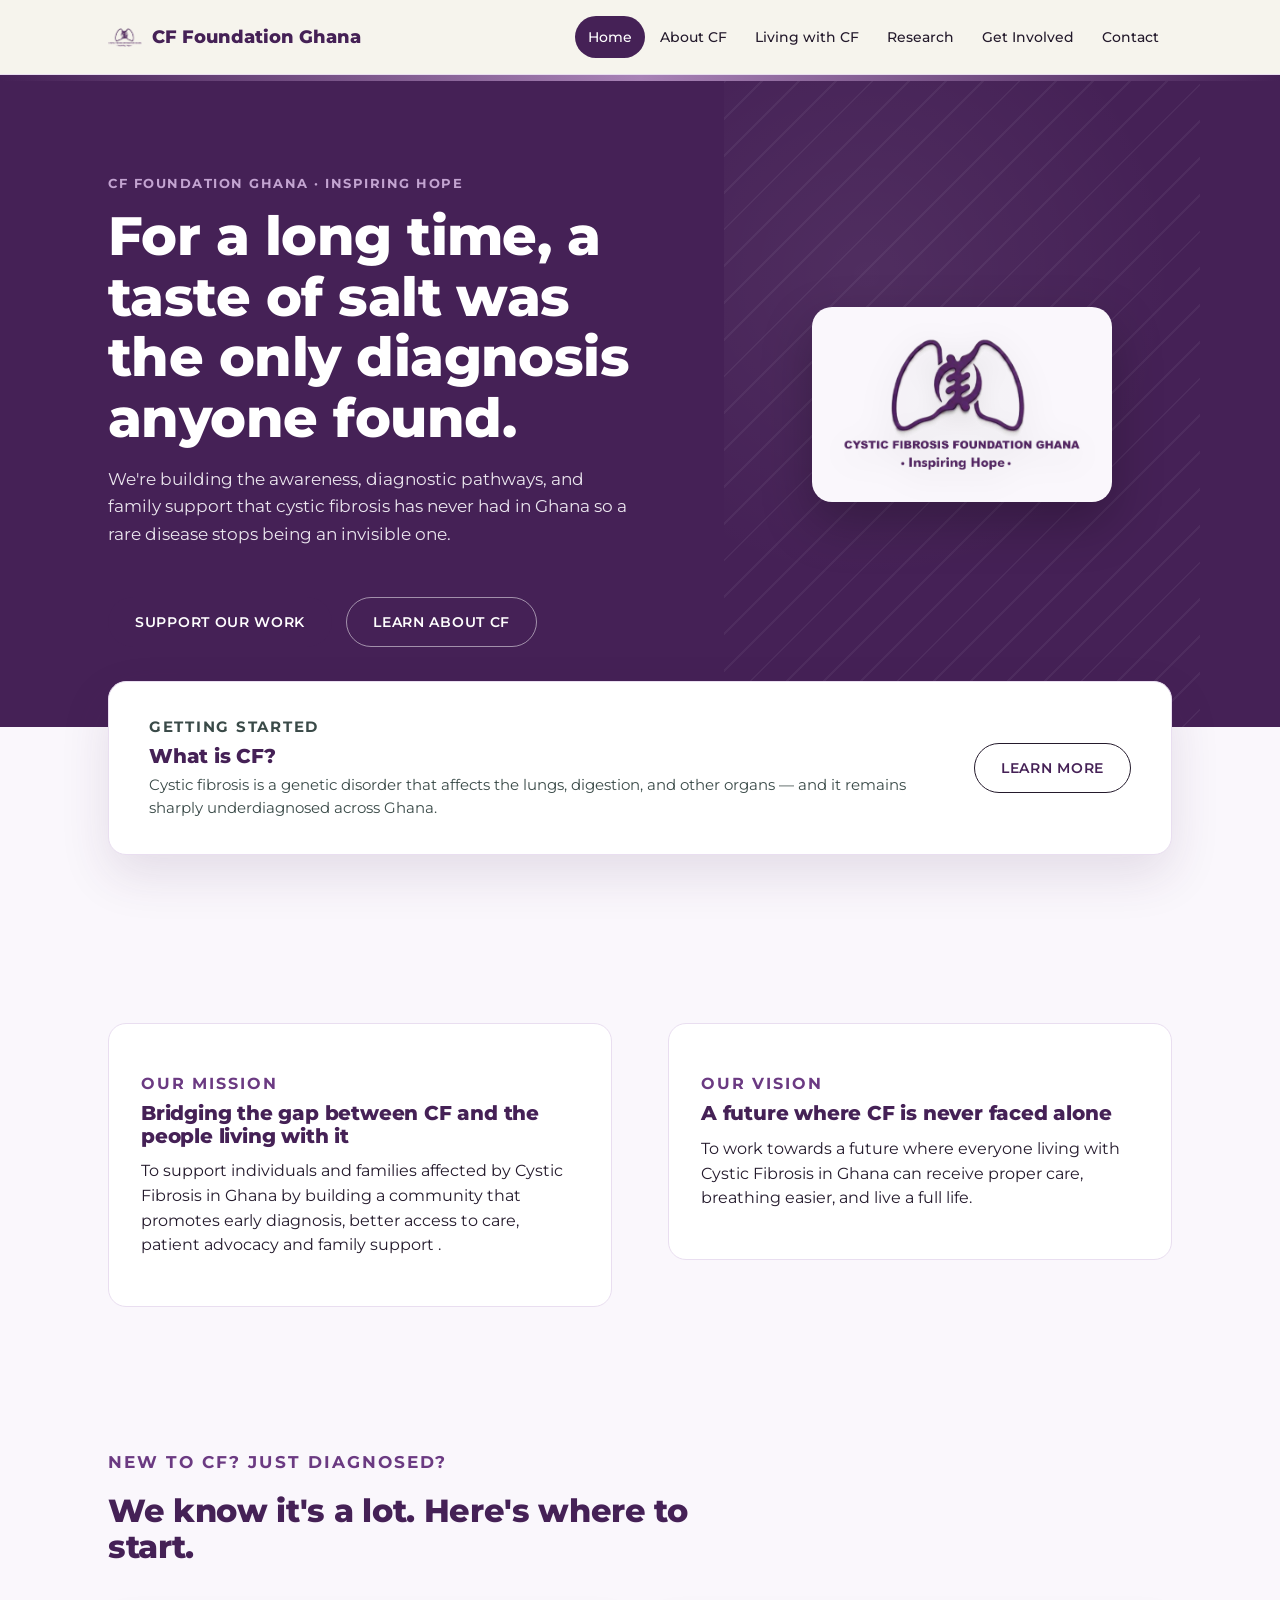
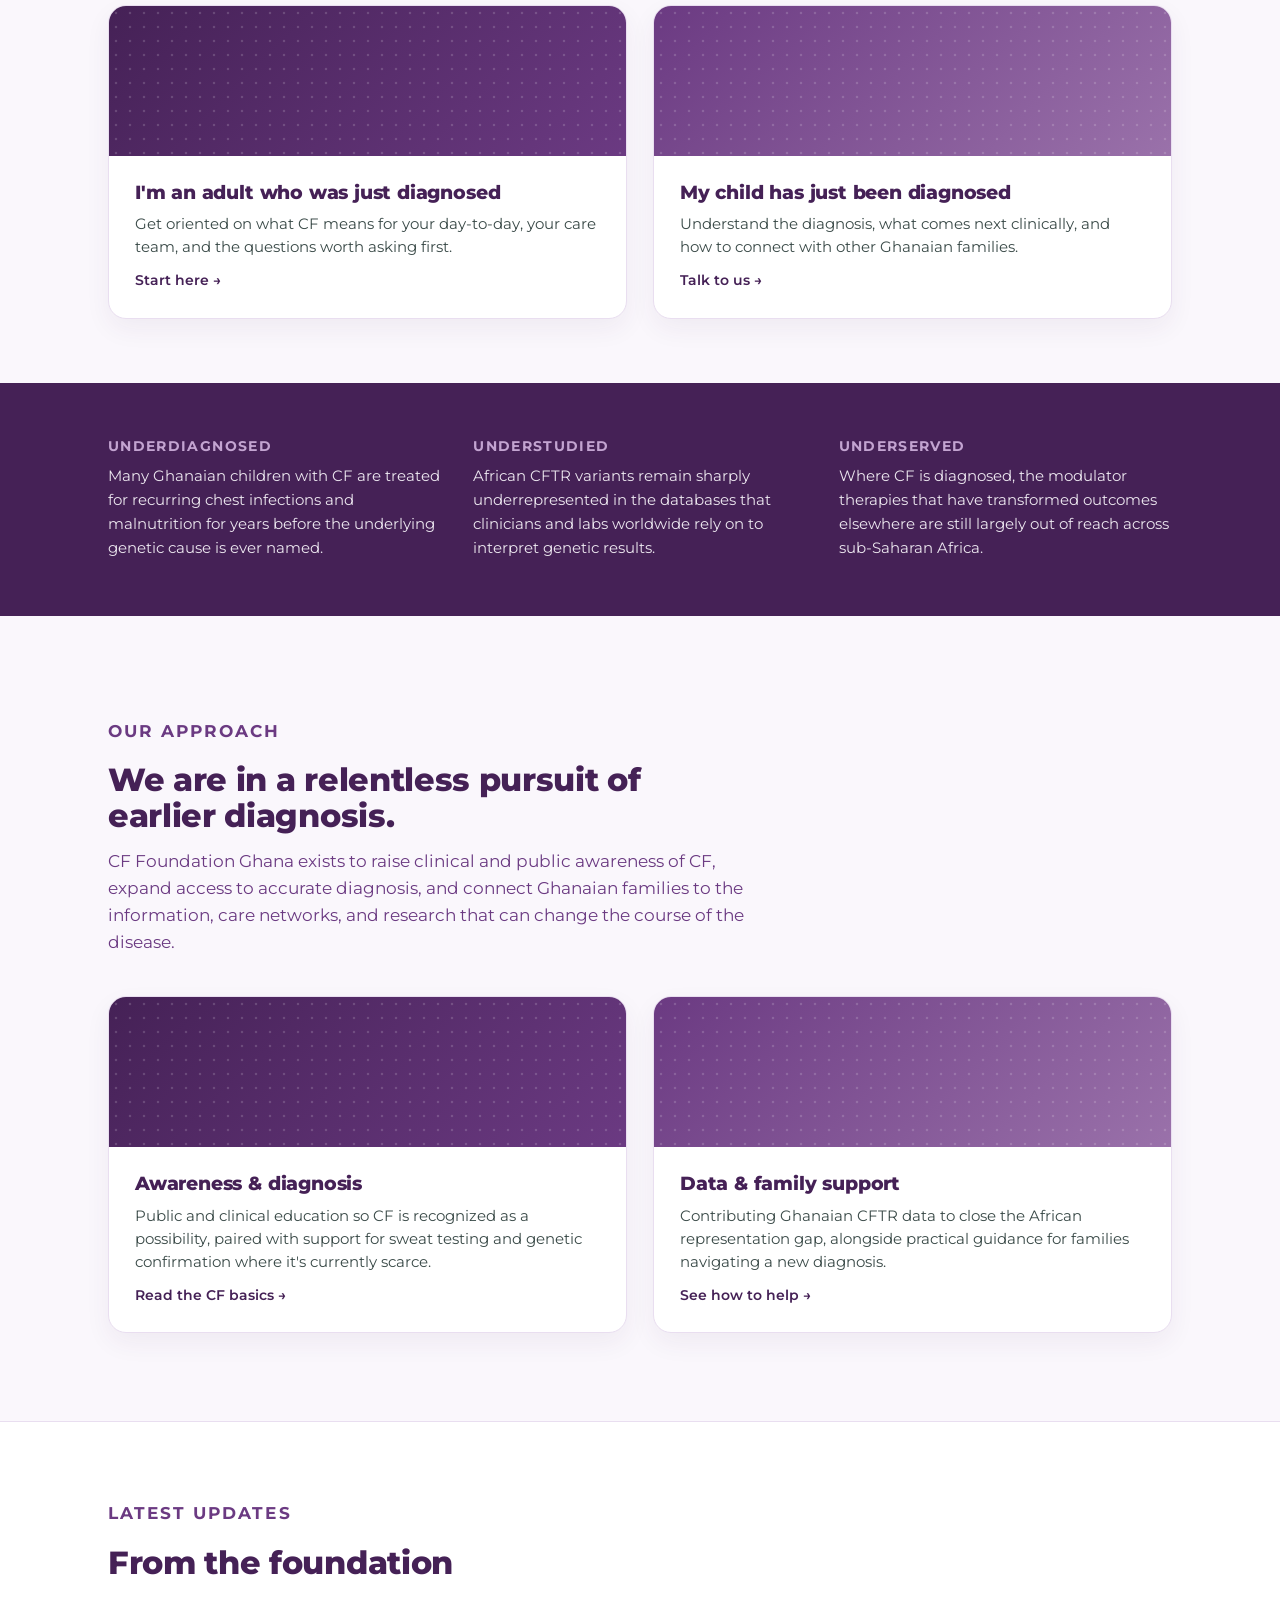
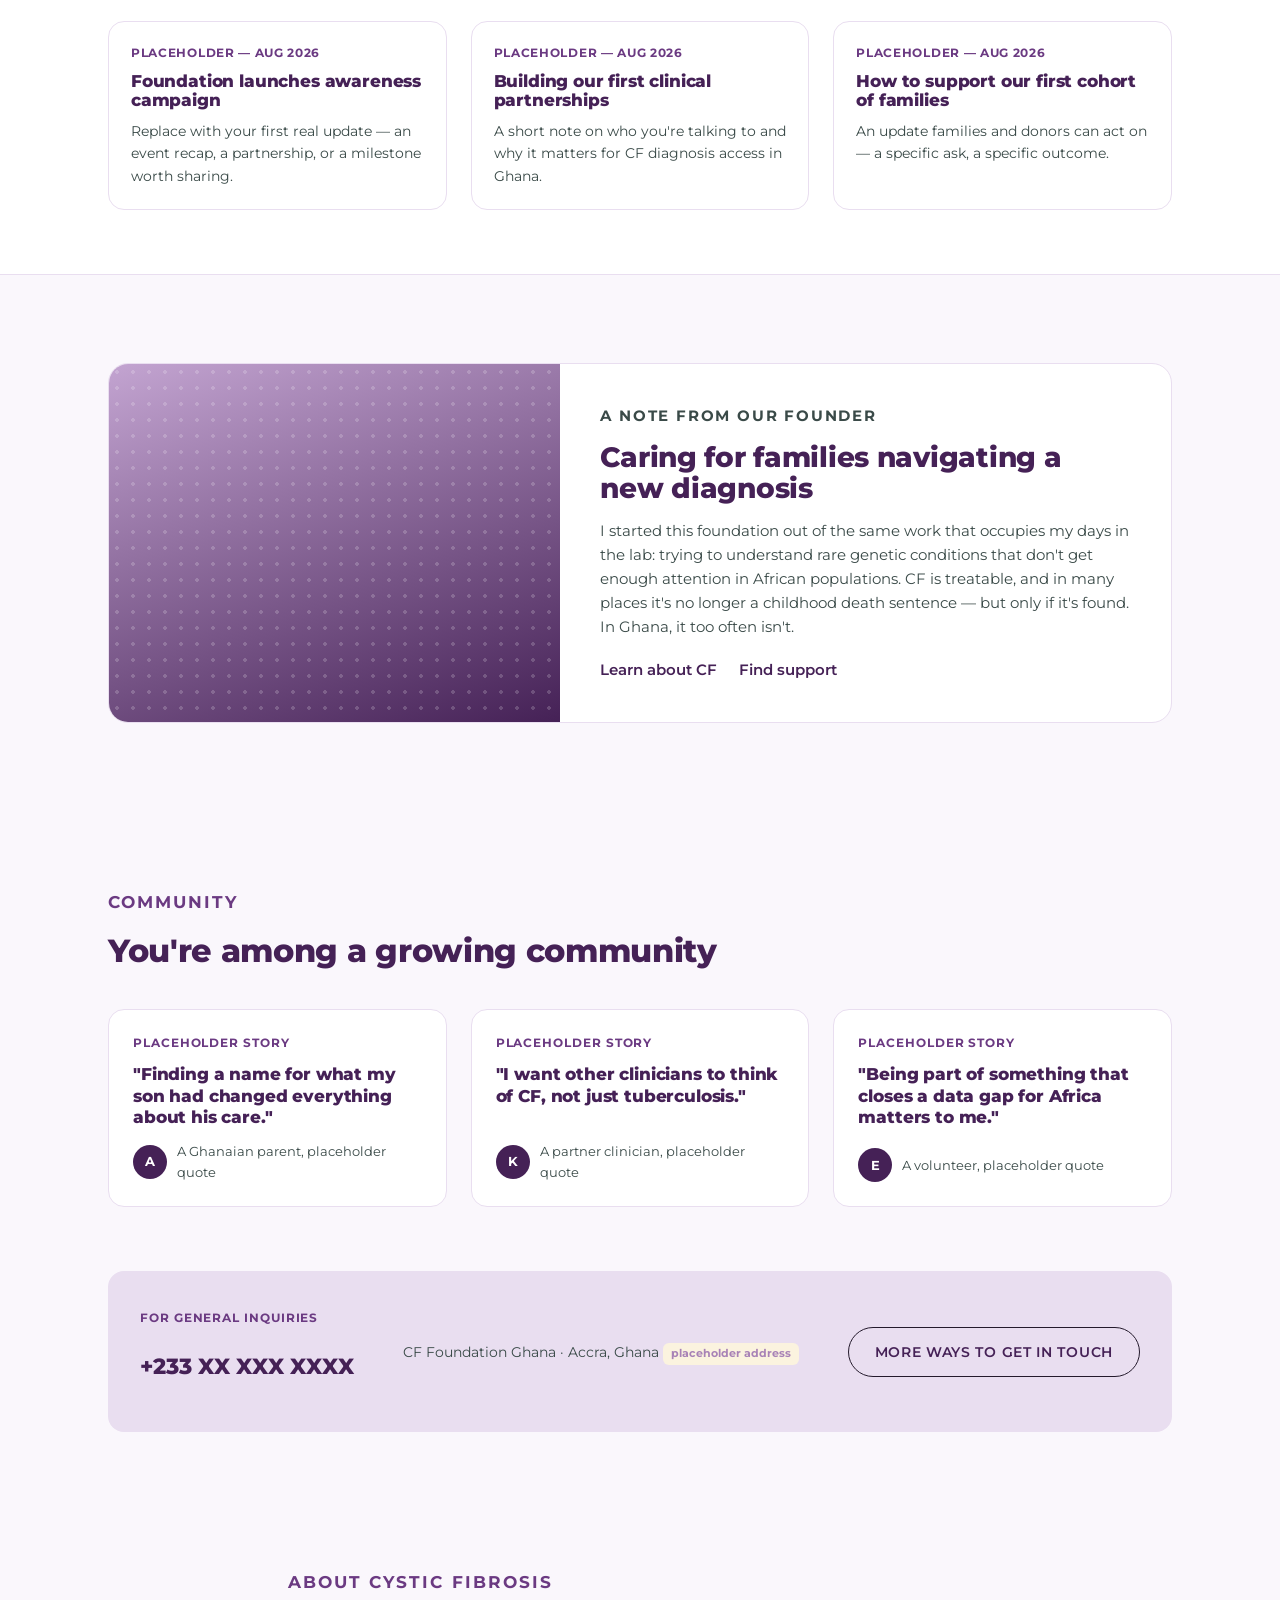
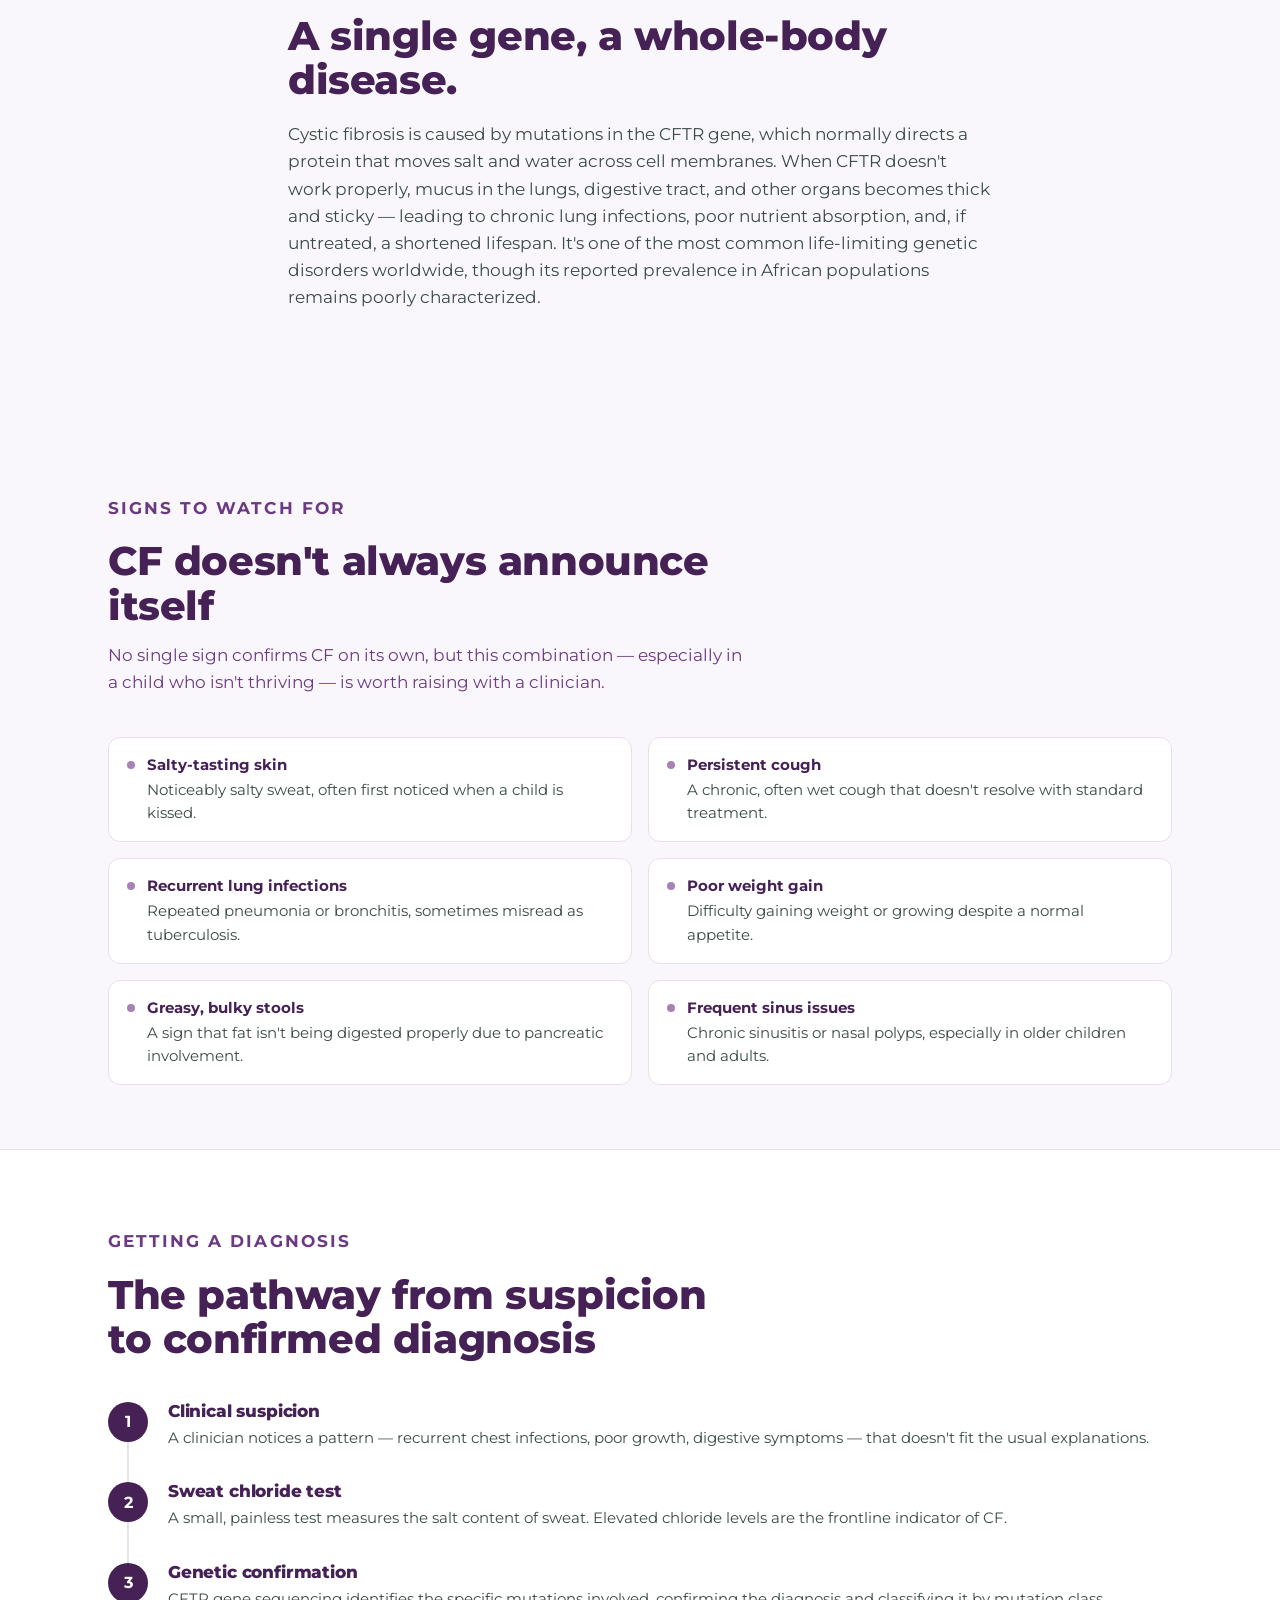
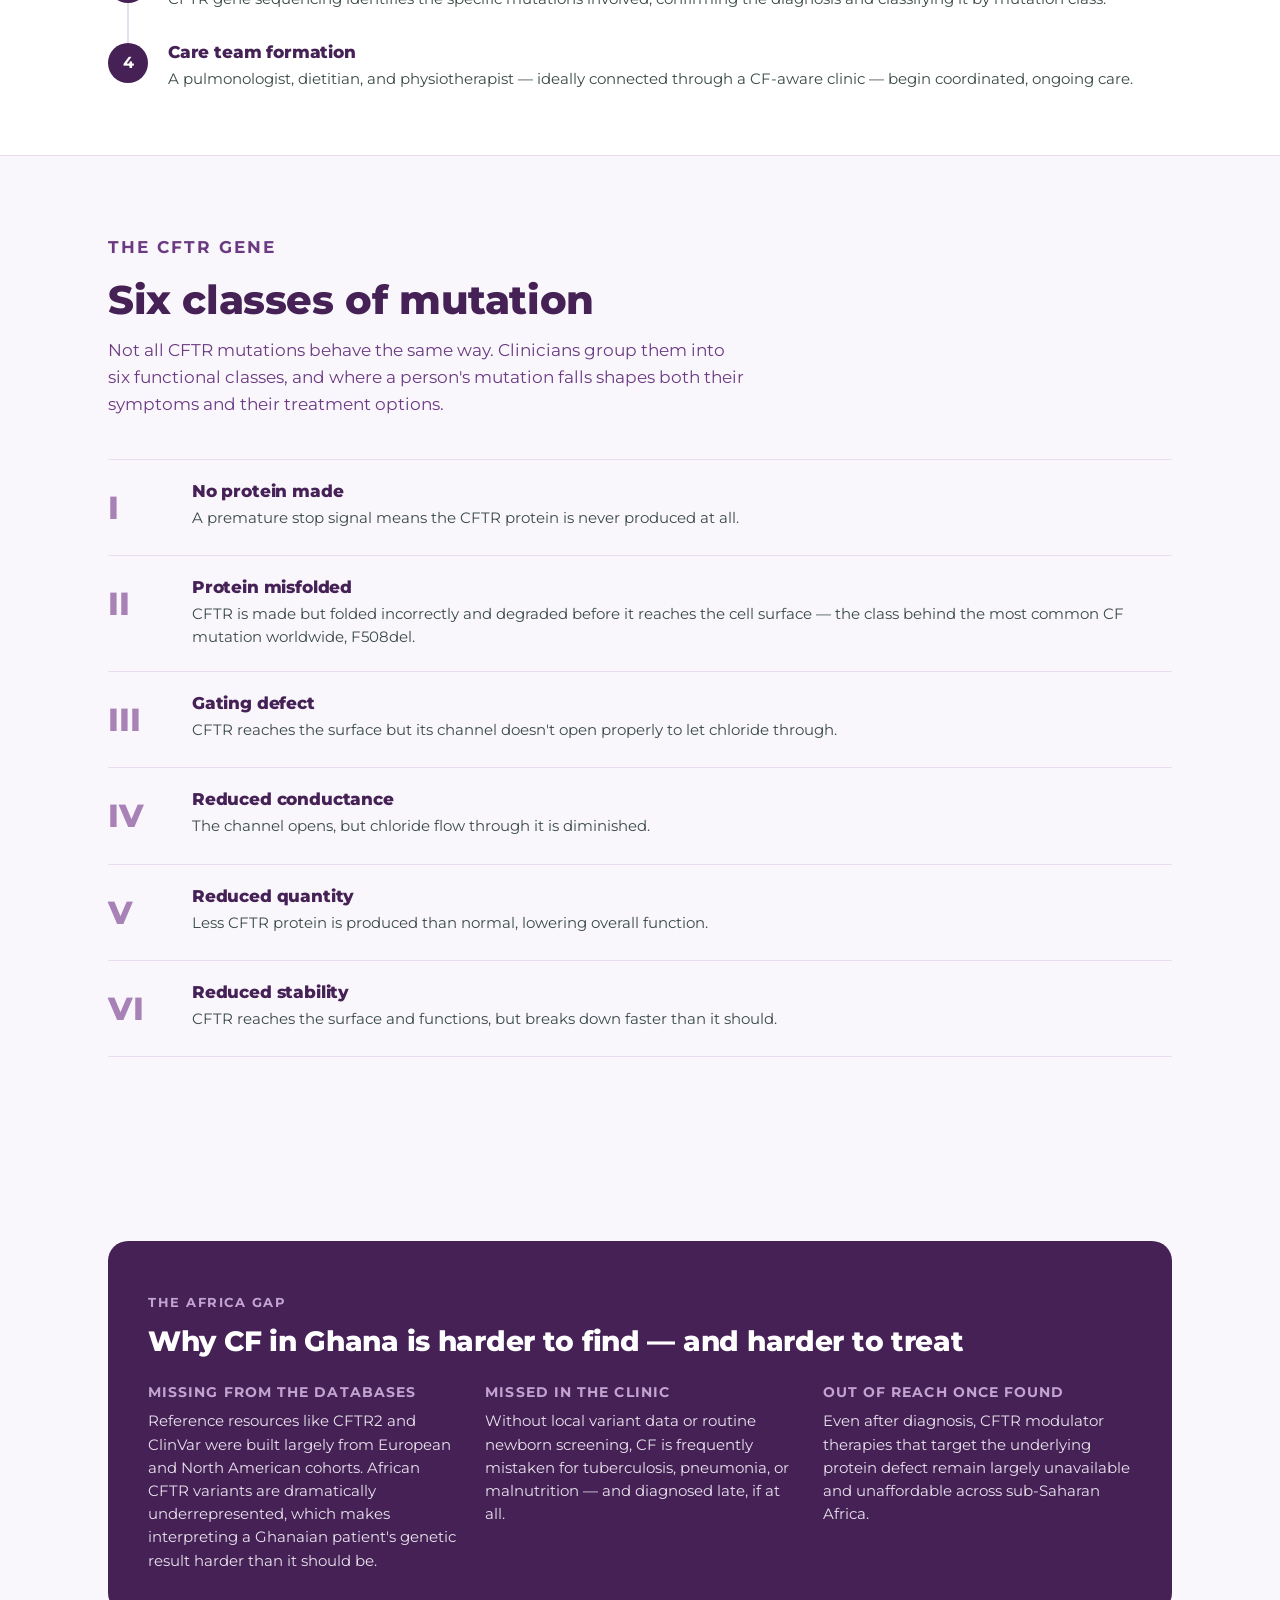
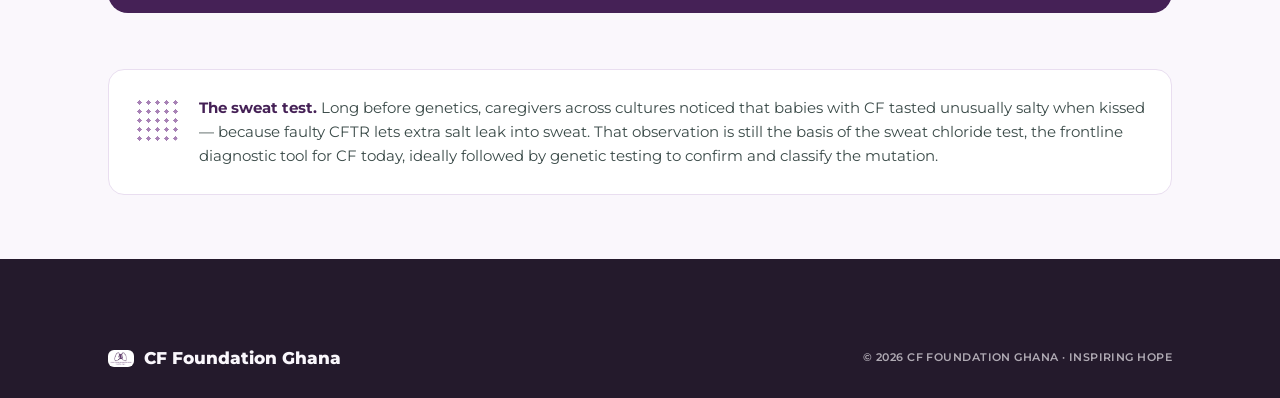
<file: index.html>
<!DOCTYPE html>
<html lang="en">
<head>
<meta charset="UTF-8">
<meta name="viewport" content="width=device-width, initial-scale=1.0">
<title>CF Foundation Ghana — Inspiring Hope</title>
<link rel="preconnect" href="https://fonts.googleapis.com">
<link rel="preconnect" href="https://fonts.gstatic.com" crossorigin>
<link href="https://fonts.googleapis.com/css2?family=Montserrat:ital,wght@0,400;0,500;0,600;0,700;0,800;1,600&display=swap" rel="stylesheet">
<link rel="stylesheet" href="styles.css">
</head>
<body>

<header class="site">
  <div class="navbar">
    <a href="index.html" class="brand">
      <img class="mark" src="logo.png" alt="CF Foundation Ghana logo">
      CF&nbsp;Foundation&nbsp;Ghana
    </a>
    <button class="menu-toggle" onclick="document.querySelector('nav.links').classList.toggle('open')" aria-label="Toggle menu">☰</button>
    <nav class="links">
      <a href="index.html" class="active">Home</a>
      <a href="about-cf.html">About CF</a>
      <a href="living-with-cf.html">Living with CF</a>
      <a href="research.html">Research</a>
      <a href="get-involved.html">Get Involved</a>
      <a href="contact.html">Contact</a>
    </nav>
  </div>
</header>

<main>
<div class="top-bar"></div>

  <section class="hero-banner">
    <div class="wrap">
      <div class="hero-copy">
        <p class="eyebrow">CF Foundation Ghana · Inspiring Hope</p>
        <h1>For a long time, a taste of salt was the only diagnosis anyone found.</h1>
        <p class="lede">We're building the awareness, diagnostic pathways, and family support that cystic fibrosis has never had in Ghana  so a rare disease stops being an invisible one.</p>
        <div class="cta-row">
          <a class="btn btn-primary" href="get-involved.html">Support our work</a>
          <a class="btn btn-ghost" style="border-color:rgba(255,255,255,.5); color:var(--white);" href="about-cf.html">Learn about CF</a>
        </div>
      </div>
      <div class="hero-panel">
        <div class="logo-hero-frame">
          <img class="logo-hero" src="logo.png" alt="CF Foundation Ghana — Inspiring Hope">
          <div class="pulse-ring" aria-hidden="true"></div>
        </div>
      </div>
    </div>
  </section>

  <section style="padding-top:0;">
    <div class="wrap">
      <div class="intro-card">
        <div class="itxt">
          <p class="eyebrow" style="margin-bottom:6px;">Getting started</p>
          <h3>What is CF?</h3>
          <p>Cystic fibrosis is a genetic disorder that affects the lungs, digestion, and other organs — and it remains sharply underdiagnosed across Ghana.</p>
        </div>
        <a class="btn btn-ghost" href="about-cf.html">Learn more</a>
      </div>
    </div>
  </section>

  <section class="tight">
    <div class="wrap grid-2">
      <div class="founder">
        <p class="eyebrow" style="margin-bottom:6px;">Our mission</p>
        <h3>Bridging the gap between CF and the people living with it</h3>
        <p style="margin-top:12px;">To support individuals and families affected by Cystic Fibrosis in Ghana by building a community that promotes early diagnosis, better access to care, patient advocacy and family support .</p>
      </div>
      <div class="founder">
        <p class="eyebrow" style="margin-bottom:6px;">Our vision</p>
        <h3>A future where CF is never faced alone</h3>
        <p style="margin-top:12px;">To work towards a future where everyone living with Cystic Fibrosis in Ghana can receive proper care, breathing easier, and live a full life.</p>
      </div>
    </div>
  </section>

  <section class="tight">
    <div class="wrap">
      <div class="section-head">
        <p class="eyebrow">New to CF? Just diagnosed?</p>
        <h2 style="font-size:clamp(24px,3vw,32px);">We know it's a lot. Here's where to start.</h2>
      </div>
      <div class="imgcard-grid">
        <div class="imgcard">
          <div class="ihead"></div>
          <div class="ibody">
            <h3>I'm an adult who was just diagnosed</h3>
            <p>Get oriented on what CF means for your day-to-day, your care team, and the questions worth asking first.</p>
            <a href="about-cf.html">Start here →</a>
          </div>
        </div>
        <div class="imgcard">
          <div class="ihead alt"></div>
          <div class="ibody">
            <h3>My child has just been diagnosed</h3>
            <p>Understand the diagnosis, what comes next clinically, and how to connect with other Ghanaian families.</p>
            <a href="contact.html">Talk to us →</a>
          </div>
        </div>
      </div>
    </div>
  </section>

  <div class="band">
    <div class="wrap">
      <div class="card">
        <h3>Underdiagnosed</h3>
        <p>Many Ghanaian children with CF are treated for recurring chest infections and malnutrition for years before the underlying genetic cause is ever named.</p>
      </div>
      <div class="card">
        <h3>Understudied</h3>
        <p>African CFTR variants remain sharply underrepresented in the databases that clinicians and labs worldwide rely on to interpret genetic results.</p>
      </div>
      <div class="card">
        <h3>Underserved</h3>
        <p>Where CF is diagnosed, the modulator therapies that have transformed outcomes elsewhere are still largely out of reach across sub-Saharan Africa.</p>
      </div>
    </div>
  </div>

  <section>
    <div class="wrap">
      <div class="section-head">
        <p class="eyebrow">Our approach</p>
        <h2 style="font-size:clamp(24px,3vw,32px);">We are in a relentless pursuit of earlier diagnosis.</h2>
        <p>CF Foundation Ghana exists to raise clinical and public awareness of CF, expand access to accurate diagnosis, and connect Ghanaian families to the information, care networks, and research that can change the course of the disease.</p>
      </div>
      <div class="imgcard-grid">
        <div class="imgcard">
          <div class="ihead"></div>
          <div class="ibody">
            <h3>Awareness &amp; diagnosis</h3>
            <p>Public and clinical education so CF is recognized as a possibility, paired with support for sweat testing and genetic confirmation where it's currently scarce.</p>
            <a href="about-cf.html">Read the CF basics →</a>
          </div>
        </div>
        <div class="imgcard">
          <div class="ihead alt"></div>
          <div class="ibody">
            <h3>Data &amp; family support</h3>
            <p>Contributing Ghanaian CFTR data to close the African representation gap, alongside practical guidance for families navigating a new diagnosis.</p>
            <a href="get-involved.html">See how to help →</a>
          </div>
        </div>
      </div>
    </div>
  </section>

  <section class="tight" style="background:var(--white); border-top:1px solid var(--salt-2); border-bottom:1px solid var(--salt-2);">
    <div class="wrap">
      <div class="section-head">
        <p class="eyebrow">Latest updates</p>
        <h2 style="font-size:clamp(24px,3vw,32px);">From the foundation</h2>
      </div>
      <div class="updates-grid">
        <div class="update-card">
          <span class="udate">PLACEHOLDER — AUG 2026</span>
          <h3>Foundation launches awareness campaign</h3>
          <p>Replace with your first real update — an event recap, a partnership, or a milestone worth sharing.</p>
        </div>
        <div class="update-card">
          <span class="udate">PLACEHOLDER — AUG 2026</span>
          <h3>Building our first clinical partnerships</h3>
          <p>A short note on who you're talking to and why it matters for CF diagnosis access in Ghana.</p>
        </div>
        <div class="update-card">
          <span class="udate">PLACEHOLDER — AUG 2026</span>
          <h3>How to support our first cohort of families</h3>
          <p>An update families and donors can act on — a specific ask, a specific outcome.</p>
        </div>
      </div>
    </div>
  </section>

  <section>
    <div class="wrap">
      <div class="split-banner">
        <div class="simg"></div>
        <div class="stxt">
          <p class="eyebrow">A note from our founder</p>
          <h2>Caring for families navigating a new diagnosis</h2>
          <p>I started this foundation out of the same work that occupies my days in the lab: trying to understand rare genetic conditions that don't get enough attention in African populations. CF is treatable, and in many places it's no longer a childhood death sentence — but only if it's found. In Ghana, it too often isn't.</p>
          <div class="slinks">
            <a href="about-cf.html">Learn about CF</a>
            <a href="contact.html">Find support</a>
          </div>
        </div>
      </div>
    </div>
  </section>

  <section class="tight">
    <div class="wrap">
      <div class="section-head">
        <p class="eyebrow">Community</p>
        <h2 style="font-size:clamp(24px,3vw,32px);">You're among a growing community</h2>
      </div>
      <div class="testimonial-grid">
        <div class="testimonial-card">
          <span class="ttag">PLACEHOLDER STORY</span>
          <h3>"Finding a name for what my son had changed everything about his care."</h3>
          <div class="tmeta">
            <span class="avatar-circle">A</span>
            <span class="tname">A Ghanaian parent, placeholder quote</span>
          </div>
        </div>
        <div class="testimonial-card">
          <span class="ttag">PLACEHOLDER STORY</span>
          <h3>"I want other clinicians to think of CF, not just tuberculosis."</h3>
          <div class="tmeta">
            <span class="avatar-circle">K</span>
            <span class="tname">A partner clinician, placeholder quote</span>
          </div>
        </div>
        <div class="testimonial-card">
          <span class="ttag">PLACEHOLDER STORY</span>
          <h3>"Being part of something that closes a data gap for Africa matters to me."</h3>
          <div class="tmeta">
            <span class="avatar-circle">E</span>
            <span class="tname">A volunteer, placeholder quote</span>
          </div>
        </div>
      </div>
    </div>
  </section>

  <section class="tight" style="padding-top:0;">
    <div class="wrap">
      <div class="inquiry-strip">
        <div>
          <p class="ilabel">For general inquiries</p>
          <p class="iphone">+233 XX XXX XXXX</p>
        </div>
        <p class="iaddr">CF Foundation Ghana · Accra, Ghana <span class="placeholder-tag">placeholder address</span></p>
        <a class="btn btn-ghost" href="contact.html">More ways to get in touch</a>
      </div>
    </div>
  </section>
</div>
<div class="page" id="page-cfinfo">
  <section style="padding-top:56px;">
    <div class="wrap intro-block">
      <p class="eyebrow">About Cystic Fibrosis</p>
      <h2 style="margin-top:10px; font-size:clamp(28px,4vw,40px);">A single gene, a whole-body disease.</h2>
      <p style="margin-top:18px; color:#3a4a48;">Cystic fibrosis is caused by mutations in the CFTR gene, which normally directs a protein that moves salt and water across cell membranes. When CFTR doesn't work properly, mucus in the lungs, digestive tract, and other organs becomes thick and sticky — leading to chronic lung infections, poor nutrient absorption, and, if untreated, a shortened lifespan. It's one of the most common life-limiting genetic disorders worldwide, though its reported prevalence in African populations remains poorly characterized.</p>
    </div>
  </section>

  <section class="tight">
    <div class="wrap">
      <div class="section-head">
        <p class="eyebrow">Signs to watch for</p>
        <h2>CF doesn't always announce itself</h2>
        <p>No single sign confirms CF on its own, but this combination — especially in a child who isn't thriving — is worth raising with a clinician.</p>
      </div>
      <div class="symptom-grid">
        <div class="symptom-item"><span class="sdot"></span><p><strong>Salty-tasting skin</strong>Noticeably salty sweat, often first noticed when a child is kissed.</p></div>
        <div class="symptom-item"><span class="sdot"></span><p><strong>Persistent cough</strong>A chronic, often wet cough that doesn't resolve with standard treatment.</p></div>
        <div class="symptom-item"><span class="sdot"></span><p><strong>Recurrent lung infections</strong>Repeated pneumonia or bronchitis, sometimes misread as tuberculosis.</p></div>
        <div class="symptom-item"><span class="sdot"></span><p><strong>Poor weight gain</strong>Difficulty gaining weight or growing despite a normal appetite.</p></div>
        <div class="symptom-item"><span class="sdot"></span><p><strong>Greasy, bulky stools</strong>A sign that fat isn't being digested properly due to pancreatic involvement.</p></div>
        <div class="symptom-item"><span class="sdot"></span><p><strong>Frequent sinus issues</strong>Chronic sinusitis or nasal polyps, especially in older children and adults.</p></div>
      </div>
    </div>
  </section>

  <section class="tight" style="background:var(--white); border-top:1px solid var(--salt-2); border-bottom:1px solid var(--salt-2);">
    <div class="wrap">
      <div class="section-head">
        <p class="eyebrow">Getting a diagnosis</p>
        <h2>The pathway from suspicion to confirmed diagnosis</h2>
      </div>
      <div class="timeline">
        <div class="tstep">
          <div class="tdot">1</div>
          <div><h3>Clinical suspicion</h3><p>A clinician notices a pattern — recurrent chest infections, poor growth, digestive symptoms — that doesn't fit the usual explanations.</p></div>
        </div>
        <div class="tstep">
          <div class="tdot">2</div>
          <div><h3>Sweat chloride test</h3><p>A small, painless test measures the salt content of sweat. Elevated chloride levels are the frontline indicator of CF.</p></div>
        </div>
        <div class="tstep">
          <div class="tdot">3</div>
          <div><h3>Genetic confirmation</h3><p>CFTR gene sequencing identifies the specific mutations involved, confirming the diagnosis and classifying it by mutation class.</p></div>
        </div>
        <div class="tstep">
          <div class="tdot">4</div>
          <div><h3>Care team formation</h3><p>A pulmonologist, dietitian, and physiotherapist — ideally connected through a CF-aware clinic — begin coordinated, ongoing care.</p></div>
        </div>
      </div>
    </div>
  </section>

  <section class="tight">
    <div class="wrap">
      <div class="section-head">
        <p class="eyebrow">The CFTR gene</p>
        <h2>Six classes of mutation</h2>
        <p>Not all CFTR mutations behave the same way. Clinicians group them into six functional classes, and where a person's mutation falls shapes both their symptoms and their treatment options.</p>
      </div>
      <div class="mutation-list">
        <div class="mutation-item">
          <div class="num">I</div>
          <div><h3>No protein made</h3><p>A premature stop signal means the CFTR protein is never produced at all.</p></div>
        </div>
        <div class="mutation-item">
          <div class="num">II</div>
          <div><h3>Protein misfolded</h3><p>CFTR is made but folded incorrectly and degraded before it reaches the cell surface — the class behind the most common CF mutation worldwide, F508del.</p></div>
        </div>
        <div class="mutation-item">
          <div class="num">III</div>
          <div><h3>Gating defect</h3><p>CFTR reaches the surface but its channel doesn't open properly to let chloride through.</p></div>
        </div>
        <div class="mutation-item">
          <div class="num">IV</div>
          <div><h3>Reduced conductance</h3><p>The channel opens, but chloride flow through it is diminished.</p></div>
        </div>
        <div class="mutation-item">
          <div class="num">V</div>
          <div><h3>Reduced quantity</h3><p>Less CFTR protein is produced than normal, lowering overall function.</p></div>
        </div>
        <div class="mutation-item">
          <div class="num">VI</div>
          <div><h3>Reduced stability</h3><p>CFTR reaches the surface and functions, but breaks down faster than it should.</p></div>
        </div>
      </div>
    </div>
  </section>

  <section class="tight">
    <div class="wrap">
      <div class="gap-panel">
        <p class="eyebrow">The Africa gap</p>
        <h2>Why CF in Ghana is harder to find — and harder to treat</h2>
        <div class="gap-grid">
          <div>
            <h3>Missing from the databases</h3>
            <p>Reference resources like CFTR2 and ClinVar were built largely from European and North American cohorts. African CFTR variants are dramatically underrepresented, which makes interpreting a Ghanaian patient's genetic result harder than it should be.</p>
          </div>
          <div>
            <h3>Missed in the clinic</h3>
            <p>Without local variant data or routine newborn screening, CF is frequently mistaken for tuberculosis, pneumonia, or malnutrition — and diagnosed late, if at all.</p>
          </div>
          <div>
            <h3>Out of reach once found</h3>
            <p>Even after diagnosis, CFTR modulator therapies that target the underlying protein defect remain largely unavailable and unaffordable across sub-Saharan Africa.</p>
          </div>
        </div>
      </div>

      <div class="sweat-note">
        <div class="crystal" aria-hidden="true"></div>
        <p><strong>The sweat test.</strong> Long before genetics, caregivers across cultures noticed that babies with CF tasted unusually salty when kissed — because faulty CFTR lets extra salt leak into sweat. That observation is still the basis of the sweat chloride test, the frontline diagnostic tool for CF today, ideally followed by genetic testing to confirm and classify the mutation.</p>
      </div>
    </div>
  </section>
</main>

<footer>
  <div class="wrap">
    <span class="fmark" style="display:flex; align-items:center; gap:10px;">
      <img src="logo.png" alt="" style="width:26px; height:auto; border-radius:6px; background:#fff; padding:2px;">
      CF Foundation Ghana
    </span>
    <span class="fnote">© 2026 CF FOUNDATION GHANA · INSPIRING HOPE</span>
  </div>
</footer>

<script>
  document.querySelectorAll('nav.links a').forEach(a => {
    if (a.getAttribute('href') === location.pathname.split('/').pop()) a.classList.add('active');
  });
</script>

</body>
</html>
</file>
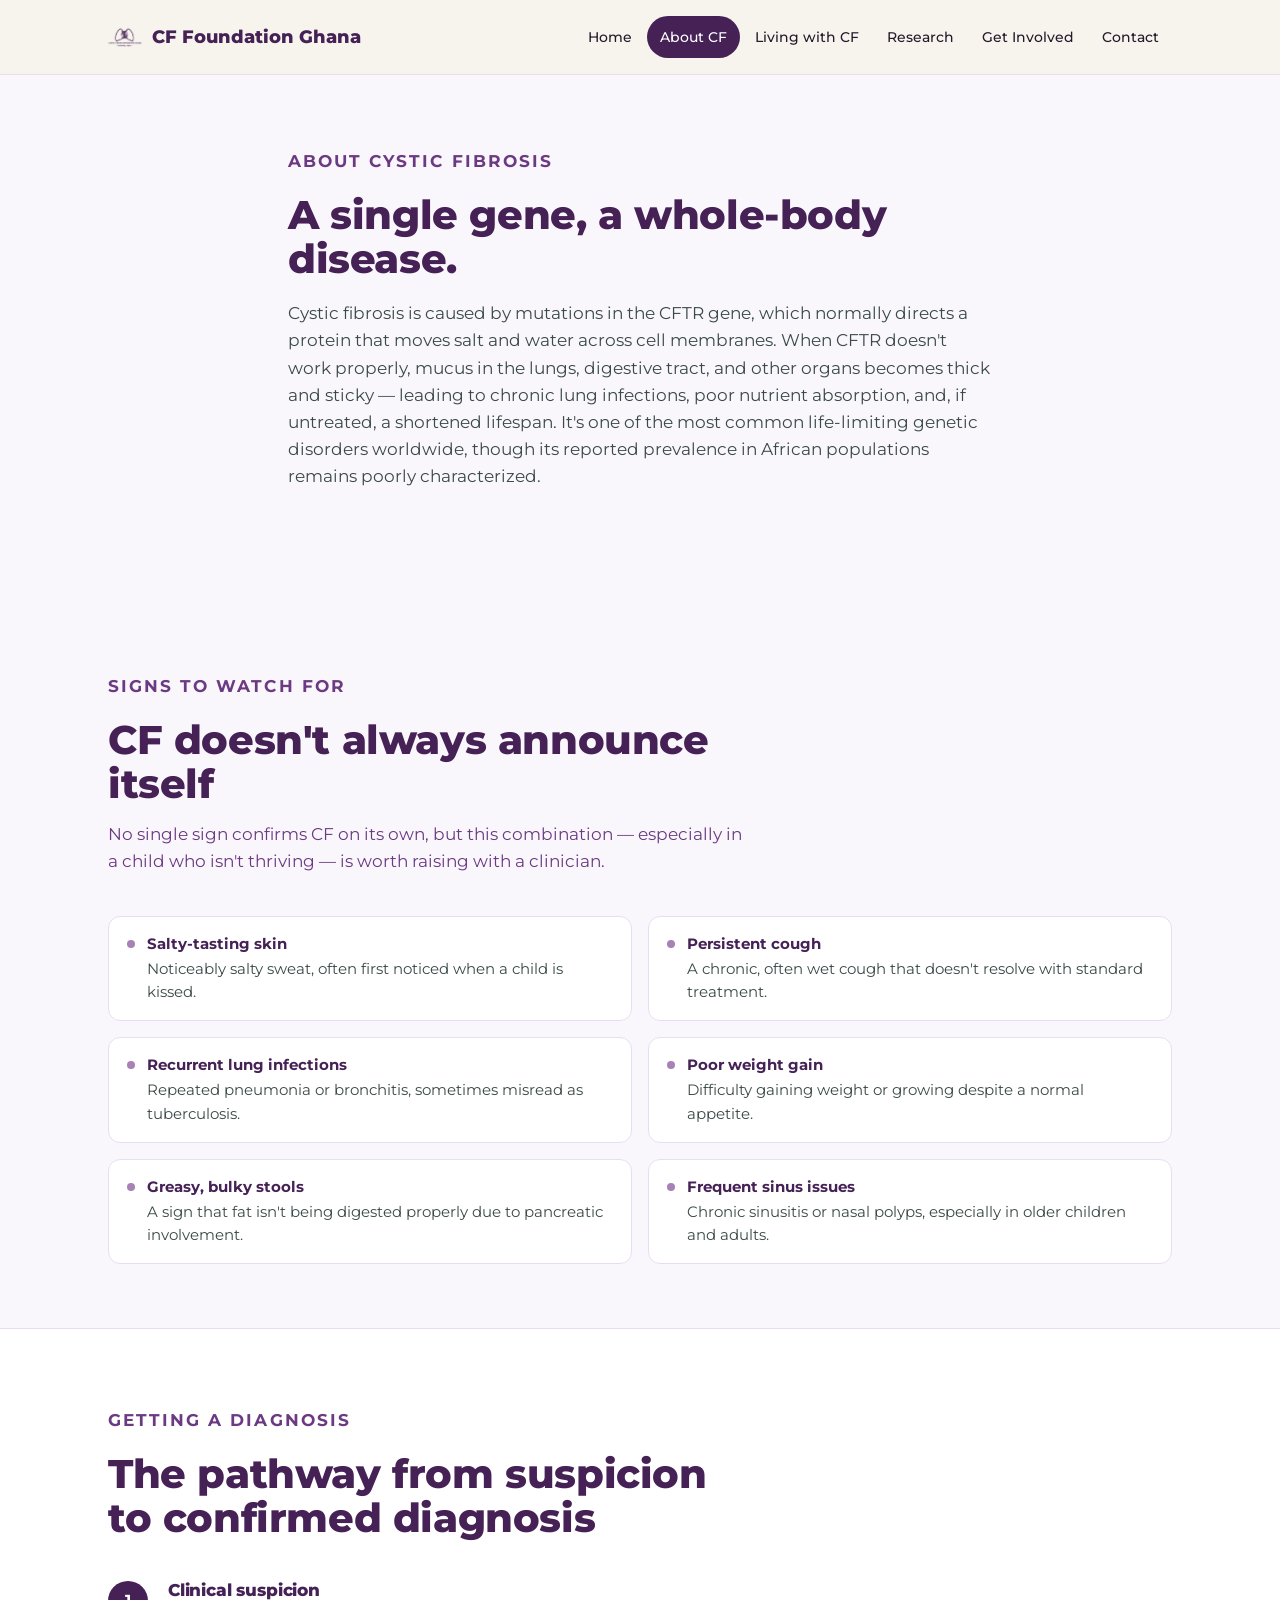
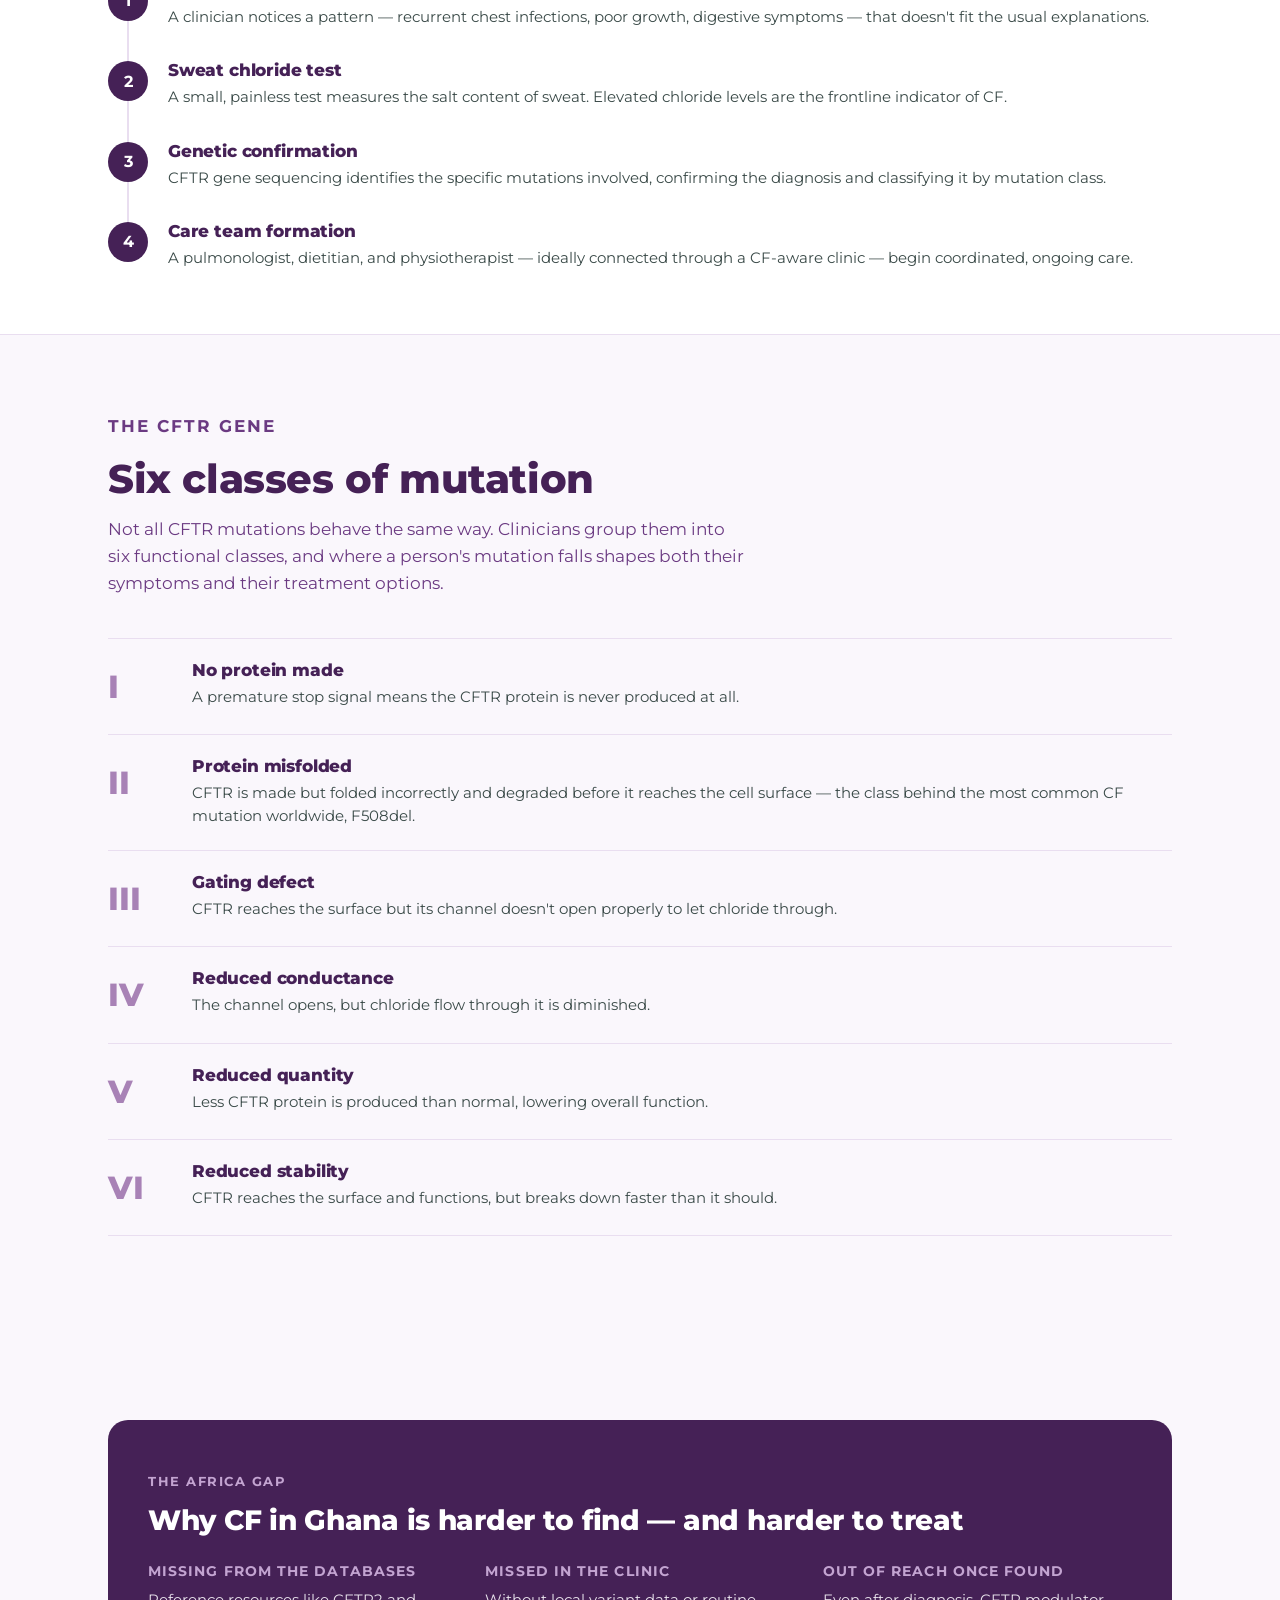
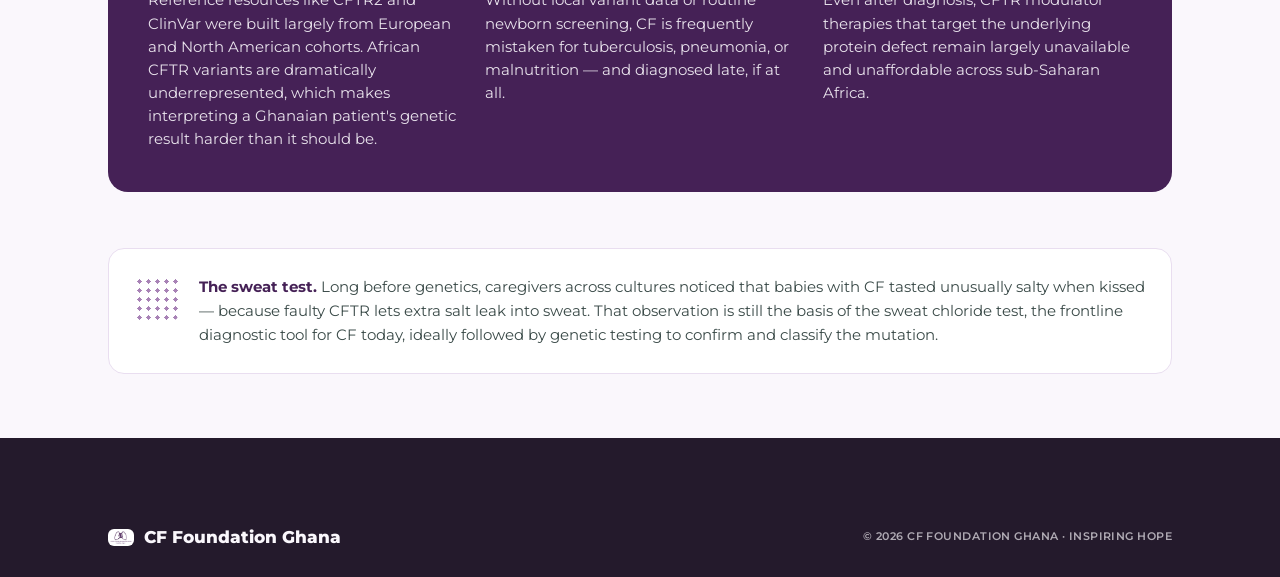
<file: about-cf.html>
<!DOCTYPE html>
<html lang="en">
<head>
<meta charset="UTF-8">
<meta name="viewport" content="width=device-width, initial-scale=1.0">
<title>About CF | CF Foundation Ghana</title>
<link rel="preconnect" href="https://fonts.googleapis.com">
<link rel="preconnect" href="https://fonts.gstatic.com" crossorigin>
<link href="https://fonts.googleapis.com/css2?family=Montserrat:ital,wght@0,400;0,500;0,600;0,700;0,800;1,600&display=swap" rel="stylesheet">
<link rel="stylesheet" href="styles.css">
</head>
<body>

<header class="site">
  <div class="navbar">
    <a href="index.html" class="brand">
      <img class="mark" src="logo.png" alt="CF Foundation Ghana logo">
      CF&nbsp;Foundation&nbsp;Ghana
    </a>
    <button class="menu-toggle" onclick="document.querySelector('nav.links').classList.toggle('open')" aria-label="Toggle menu">☰</button>
    <nav class="links">
      <a href="index.html">Home</a>
      <a href="about-cf.html" class="active">About CF</a>
      <a href="living-with-cf.html">Living with CF</a>
      <a href="research.html">Research</a>
      <a href="get-involved.html">Get Involved</a>
      <a href="contact.html">Contact</a>
    </nav>
  </div>
</header>

<main>
<section style="padding-top:56px;">
    <div class="wrap intro-block">
      <p class="eyebrow">About Cystic Fibrosis</p>
      <h2 style="margin-top:10px; font-size:clamp(28px,4vw,40px);">A single gene, a whole-body disease.</h2>
      <p style="margin-top:18px; color:#3a4a48;">Cystic fibrosis is caused by mutations in the CFTR gene, which normally directs a protein that moves salt and water across cell membranes. When CFTR doesn't work properly, mucus in the lungs, digestive tract, and other organs becomes thick and sticky — leading to chronic lung infections, poor nutrient absorption, and, if untreated, a shortened lifespan. It's one of the most common life-limiting genetic disorders worldwide, though its reported prevalence in African populations remains poorly characterized.</p>
    </div>
  </section>

  <section class="tight">
    <div class="wrap">
      <div class="section-head">
        <p class="eyebrow">Signs to watch for</p>
        <h2>CF doesn't always announce itself</h2>
        <p>No single sign confirms CF on its own, but this combination — especially in a child who isn't thriving — is worth raising with a clinician.</p>
      </div>
      <div class="symptom-grid">
        <div class="symptom-item"><span class="sdot"></span><p><strong>Salty-tasting skin</strong>Noticeably salty sweat, often first noticed when a child is kissed.</p></div>
        <div class="symptom-item"><span class="sdot"></span><p><strong>Persistent cough</strong>A chronic, often wet cough that doesn't resolve with standard treatment.</p></div>
        <div class="symptom-item"><span class="sdot"></span><p><strong>Recurrent lung infections</strong>Repeated pneumonia or bronchitis, sometimes misread as tuberculosis.</p></div>
        <div class="symptom-item"><span class="sdot"></span><p><strong>Poor weight gain</strong>Difficulty gaining weight or growing despite a normal appetite.</p></div>
        <div class="symptom-item"><span class="sdot"></span><p><strong>Greasy, bulky stools</strong>A sign that fat isn't being digested properly due to pancreatic involvement.</p></div>
        <div class="symptom-item"><span class="sdot"></span><p><strong>Frequent sinus issues</strong>Chronic sinusitis or nasal polyps, especially in older children and adults.</p></div>
      </div>
    </div>
  </section>

  <section class="tight" style="background:var(--white); border-top:1px solid var(--salt-2); border-bottom:1px solid var(--salt-2);">
    <div class="wrap">
      <div class="section-head">
        <p class="eyebrow">Getting a diagnosis</p>
        <h2>The pathway from suspicion to confirmed diagnosis</h2>
      </div>
      <div class="timeline">
        <div class="tstep">
          <div class="tdot">1</div>
          <div><h3>Clinical suspicion</h3><p>A clinician notices a pattern — recurrent chest infections, poor growth, digestive symptoms — that doesn't fit the usual explanations.</p></div>
        </div>
        <div class="tstep">
          <div class="tdot">2</div>
          <div><h3>Sweat chloride test</h3><p>A small, painless test measures the salt content of sweat. Elevated chloride levels are the frontline indicator of CF.</p></div>
        </div>
        <div class="tstep">
          <div class="tdot">3</div>
          <div><h3>Genetic confirmation</h3><p>CFTR gene sequencing identifies the specific mutations involved, confirming the diagnosis and classifying it by mutation class.</p></div>
        </div>
        <div class="tstep">
          <div class="tdot">4</div>
          <div><h3>Care team formation</h3><p>A pulmonologist, dietitian, and physiotherapist — ideally connected through a CF-aware clinic — begin coordinated, ongoing care.</p></div>
        </div>
      </div>
    </div>
  </section>

  <section class="tight">
    <div class="wrap">
      <div class="section-head">
        <p class="eyebrow">The CFTR gene</p>
        <h2>Six classes of mutation</h2>
        <p>Not all CFTR mutations behave the same way. Clinicians group them into six functional classes, and where a person's mutation falls shapes both their symptoms and their treatment options.</p>
      </div>
      <div class="mutation-list">
        <div class="mutation-item">
          <div class="num">I</div>
          <div><h3>No protein made</h3><p>A premature stop signal means the CFTR protein is never produced at all.</p></div>
        </div>
        <div class="mutation-item">
          <div class="num">II</div>
          <div><h3>Protein misfolded</h3><p>CFTR is made but folded incorrectly and degraded before it reaches the cell surface — the class behind the most common CF mutation worldwide, F508del.</p></div>
        </div>
        <div class="mutation-item">
          <div class="num">III</div>
          <div><h3>Gating defect</h3><p>CFTR reaches the surface but its channel doesn't open properly to let chloride through.</p></div>
        </div>
        <div class="mutation-item">
          <div class="num">IV</div>
          <div><h3>Reduced conductance</h3><p>The channel opens, but chloride flow through it is diminished.</p></div>
        </div>
        <div class="mutation-item">
          <div class="num">V</div>
          <div><h3>Reduced quantity</h3><p>Less CFTR protein is produced than normal, lowering overall function.</p></div>
        </div>
        <div class="mutation-item">
          <div class="num">VI</div>
          <div><h3>Reduced stability</h3><p>CFTR reaches the surface and functions, but breaks down faster than it should.</p></div>
        </div>
      </div>
    </div>
  </section>

  <section class="tight">
    <div class="wrap">
      <div class="gap-panel">
        <p class="eyebrow">The Africa gap</p>
        <h2>Why CF in Ghana is harder to find — and harder to treat</h2>
        <div class="gap-grid">
          <div>
            <h3>Missing from the databases</h3>
            <p>Reference resources like CFTR2 and ClinVar were built largely from European and North American cohorts. African CFTR variants are dramatically underrepresented, which makes interpreting a Ghanaian patient's genetic result harder than it should be.</p>
          </div>
          <div>
            <h3>Missed in the clinic</h3>
            <p>Without local variant data or routine newborn screening, CF is frequently mistaken for tuberculosis, pneumonia, or malnutrition — and diagnosed late, if at all.</p>
          </div>
          <div>
            <h3>Out of reach once found</h3>
            <p>Even after diagnosis, CFTR modulator therapies that target the underlying protein defect remain largely unavailable and unaffordable across sub-Saharan Africa.</p>
          </div>
        </div>
      </div>

      <div class="sweat-note">
        <div class="crystal" aria-hidden="true"></div>
        <p><strong>The sweat test.</strong> Long before genetics, caregivers across cultures noticed that babies with CF tasted unusually salty when kissed — because faulty CFTR lets extra salt leak into sweat. That observation is still the basis of the sweat chloride test, the frontline diagnostic tool for CF today, ideally followed by genetic testing to confirm and classify the mutation.</p>
      </div>
    </div>
  </section>
</main>

<footer>
  <div class="wrap">
    <span class="fmark" style="display:flex; align-items:center; gap:10px;">
      <img src="logo.png" alt="" style="width:26px; height:auto; border-radius:6px; background:#fff; padding:2px;">
      CF Foundation Ghana
    </span>
    <span class="fnote">© 2026 CF FOUNDATION GHANA · INSPIRING HOPE</span>
  </div>
</footer>

<script>
  document.querySelectorAll('nav.links a').forEach(a => {
    if (a.getAttribute('href') === location.pathname.split('/').pop()) a.classList.add('active');
  });
</script>

</body>
</html>
</file>
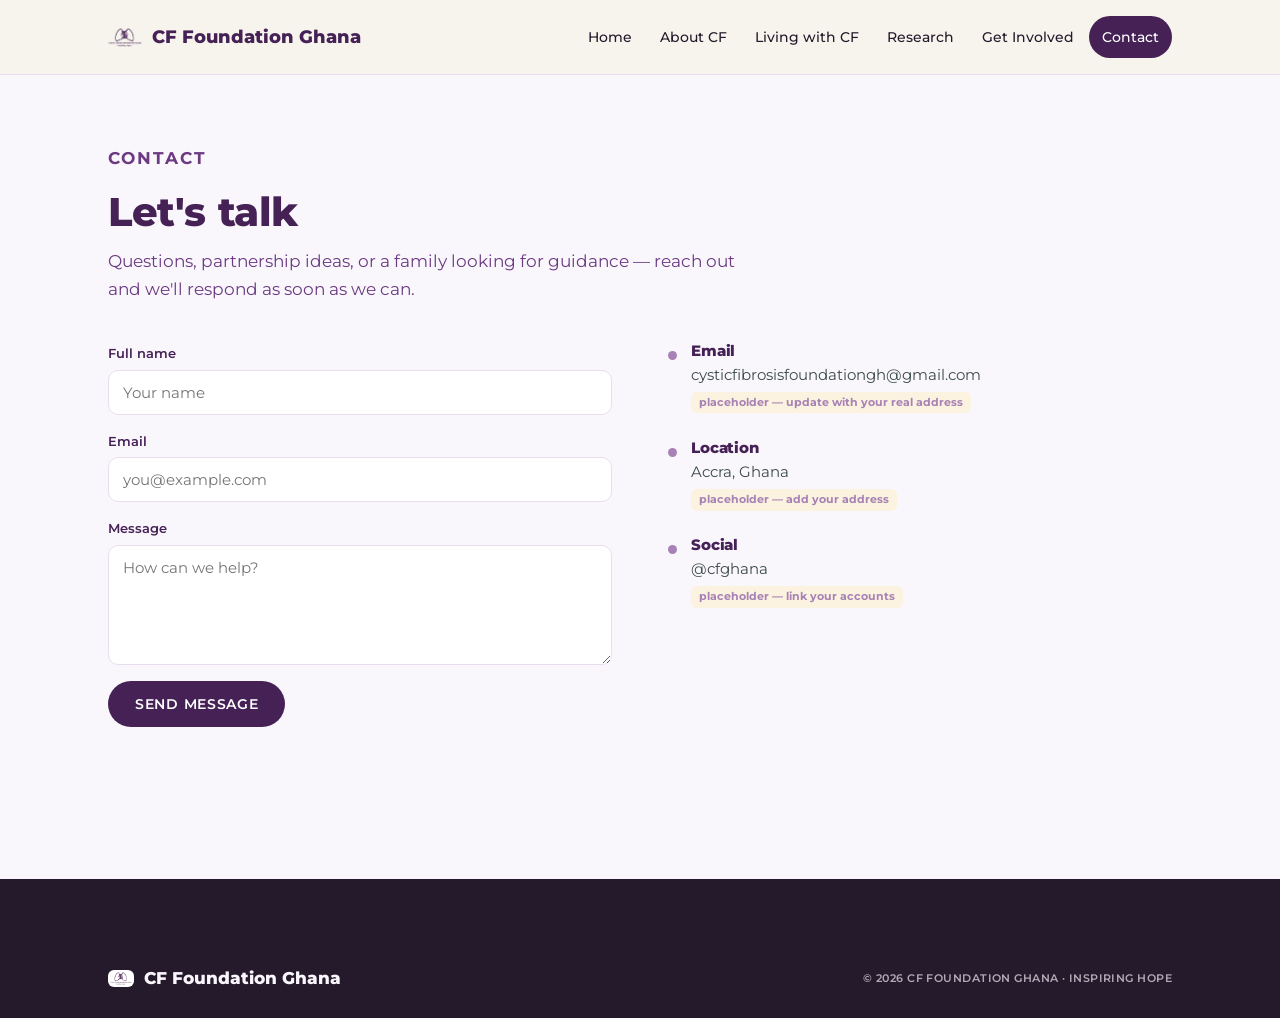
<file: contact.html>
<!DOCTYPE html>
<html lang="en">
<head>
<meta charset="UTF-8">
<meta name="viewport" content="width=device-width, initial-scale=1.0">
<title>Contact | CF Foundation Ghana</title>
<link rel="preconnect" href="https://fonts.googleapis.com">
<link rel="preconnect" href="https://fonts.gstatic.com" crossorigin>
<link href="https://fonts.googleapis.com/css2?family=Montserrat:ital,wght@0,400;0,500;0,600;0,700;0,800;1,600&display=swap" rel="stylesheet">
<link rel="stylesheet" href="styles.css">
</head>
<body>

<header class="site">
  <div class="navbar">
    <a href="index.html" class="brand">
      <img class="mark" src="logo.png" alt="CF Foundation Ghana logo">
      CF&nbsp;Foundation&nbsp;Ghana
    </a>
    <button class="menu-toggle" onclick="document.querySelector('nav.links').classList.toggle('open')" aria-label="Toggle menu">☰</button>
    <nav class="links">
      <a href="index.html">Home</a>
      <a href="about-cf.html">About CF</a>
      <a href="living-with-cf.html">Living with CF</a>
      <a href="research.html">Research</a>
      <a href="get-involved.html">Get Involved</a>
      <a href="contact.html" class="active">Contact</a>
    </nav>
  </div>
</header>

<main>
<section style="padding-top:56px;">
    <div class="wrap">
      <div class="section-head">
        <p class="eyebrow">Contact</p>
        <h2>Let's talk</h2>
        <p>Questions, partnership ideas, or a family looking for guidance — reach out and we'll respond as soon as we can.</p>
      </div>
      <div class="contact-grid">
        <form class="contact" onsubmit="submitContact(event)">
          <div class="field">
            <label for="name">Full name</label>
            <input id="name" type="text" required placeholder="Your name">
          </div>
          <div class="field">
            <label for="email">Email</label>
            <input id="email" type="email" required placeholder="you@example.com">
          </div>
          <div class="field">
            <label for="message">Message</label>
            <textarea id="message" required placeholder="How can we help?"></textarea>
          </div>
          <button type="submit" class="btn btn-primary" style="align-self:flex-start;">Send message</button>
          <p class="form-status" id="formStatus"></p>
        </form>
        <div class="contact-info">
          <div class="info-row">
            <span class="dot"></span>
            <div>
              <h3>Email</h3>
              <p>cysticfibrosisfoundationgh@gmail.com</p>
              <span class="placeholder-tag">placeholder — update with your real address</span>
            </div>
          </div>
          <div class="info-row">
            <span class="dot"></span>
            <div>
              <h3>Location</h3>
              <p>Accra, Ghana</p>
              <span class="placeholder-tag">placeholder — add your address</span>
            </div>
          </div>
          <div class="info-row">
            <span class="dot"></span>
            <div>
              <h3>Social</h3>
              <p>@cfghana</p>
              <span class="placeholder-tag">placeholder — link your accounts</span>
            </div>
          </div>
        </div>
      </div>
    </div>
  </section>
</main>

<footer>
  <div class="wrap">
    <span class="fmark" style="display:flex; align-items:center; gap:10px;">
      <img src="logo.png" alt="" style="width:26px; height:auto; border-radius:6px; background:#fff; padding:2px;">
      CF Foundation Ghana
    </span>
    <span class="fnote">© 2026 CF FOUNDATION GHANA · INSPIRING HOPE</span>
  </div>
</footer>

<script>
  document.querySelectorAll('nav.links a').forEach(a => {
    if (a.getAttribute('href') === location.pathname.split('/').pop()) a.classList.add('active');
  });
</script>
<script>
  function submitContact(e){
    e.preventDefault();
    document.getElementById('formStatus').textContent = "Thanks — this form is a preview, so connect it to your email or a form service to start receiving messages.";
    e.target.reset();
  }
</script>
</body>
</html>
</file>
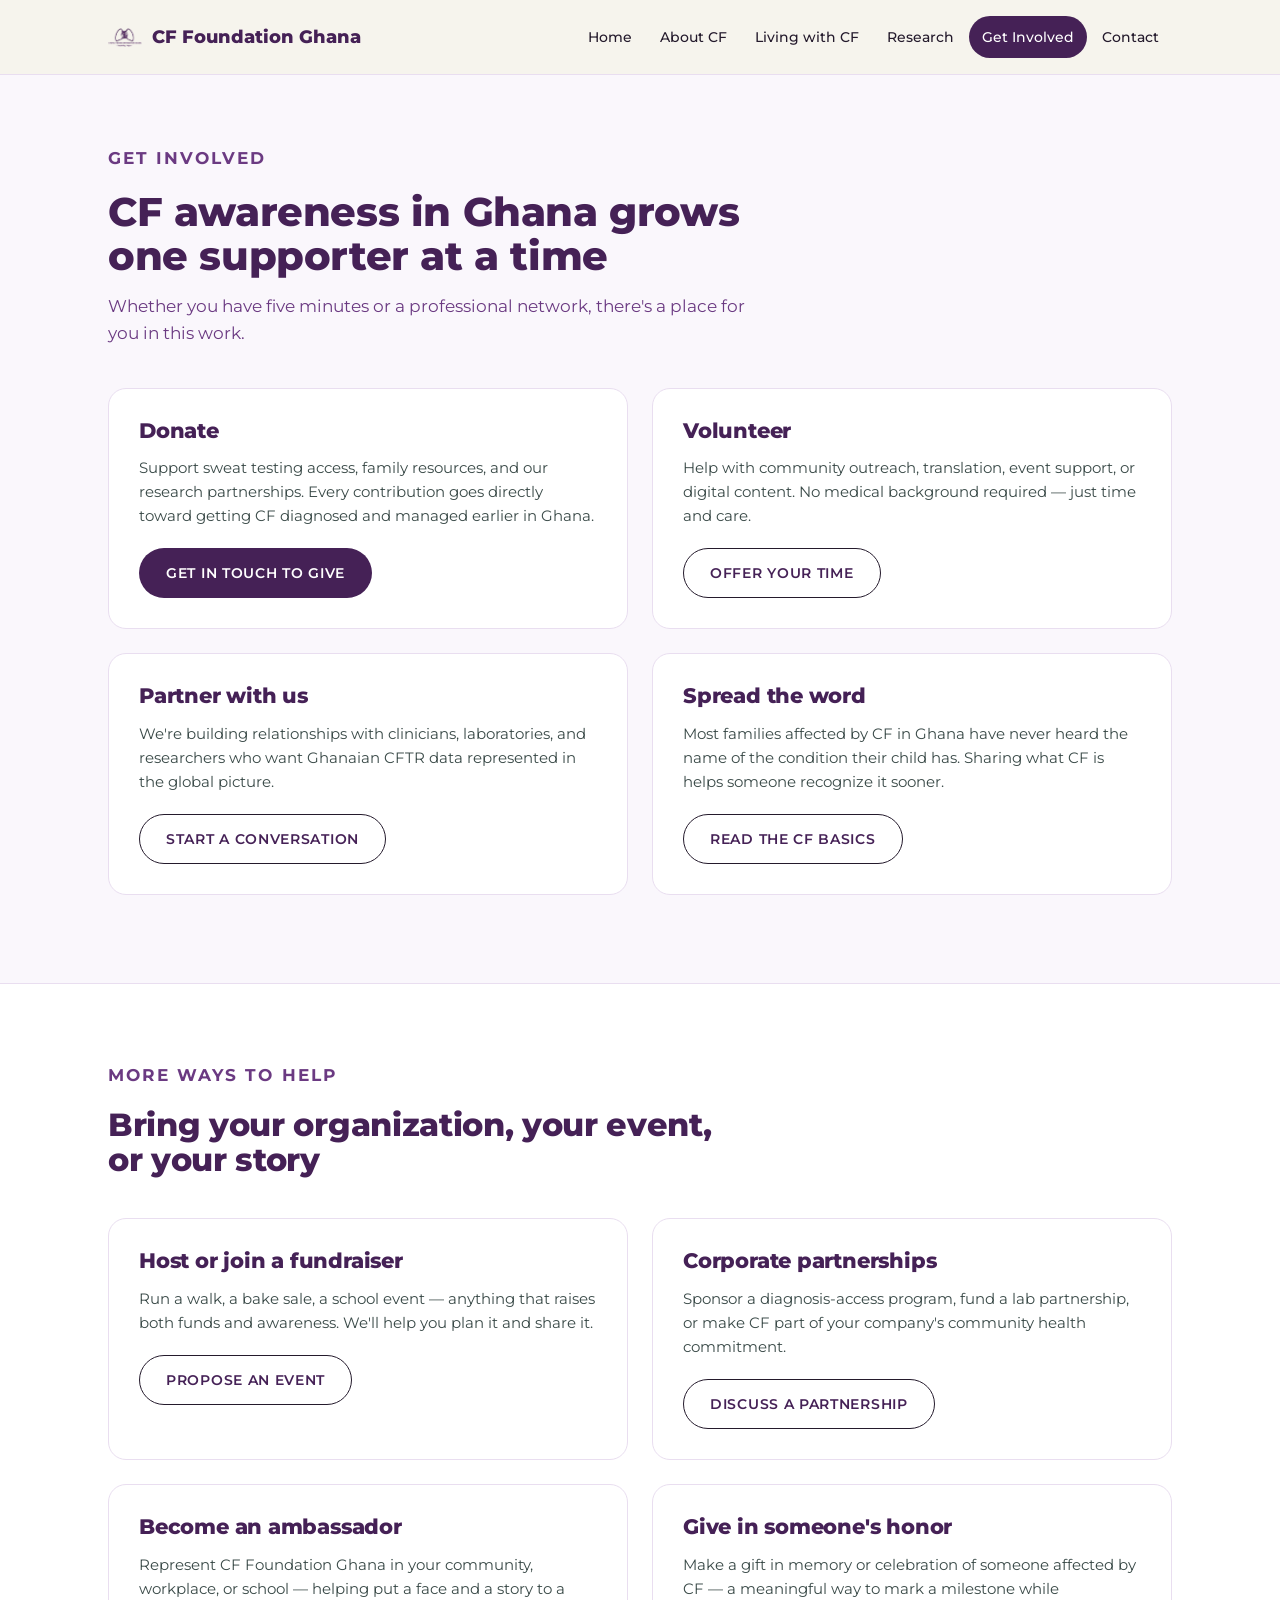
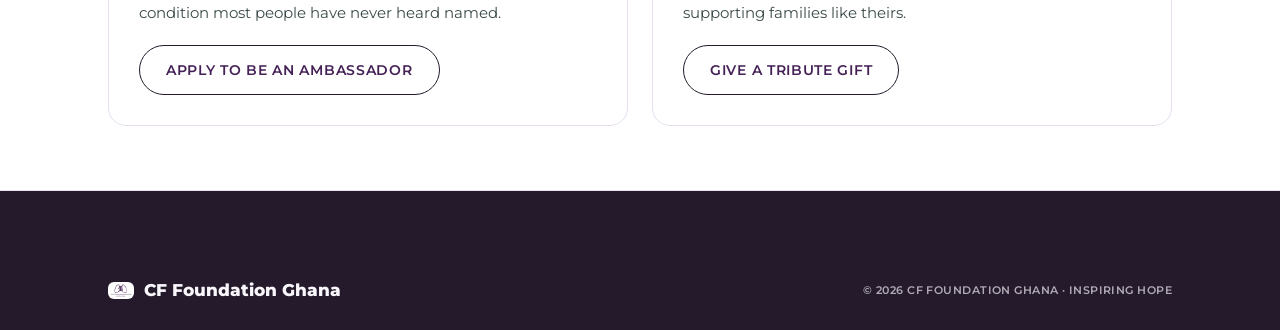
<file: get-involved.html>
<!DOCTYPE html>
<html lang="en">
<head>
<meta charset="UTF-8">
<meta name="viewport" content="width=device-width, initial-scale=1.0">
<title>Get Involved | CF Foundation Ghana</title>
<link rel="preconnect" href="https://fonts.googleapis.com">
<link rel="preconnect" href="https://fonts.gstatic.com" crossorigin>
<link href="https://fonts.googleapis.com/css2?family=Montserrat:ital,wght@0,400;0,500;0,600;0,700;0,800;1,600&display=swap" rel="stylesheet">
<link rel="stylesheet" href="styles.css">
</head>
<body>

<header class="site">
  <div class="navbar">
    <a href="index.html" class="brand">
      <img class="mark" src="logo.png" alt="CF Foundation Ghana logo">
      CF&nbsp;Foundation&nbsp;Ghana
    </a>
    <button class="menu-toggle" onclick="document.querySelector('nav.links').classList.toggle('open')" aria-label="Toggle menu">☰</button>
    <nav class="links">
      <a href="index.html">Home</a>
      <a href="about-cf.html">About CF</a>
      <a href="living-with-cf.html">Living with CF</a>
      <a href="research.html">Research</a>
      <a href="get-involved.html" class="active">Get Involved</a>
      <a href="contact.html">Contact</a>
    </nav>
  </div>
</header>

<main>
<section style="padding-top:56px;">
    <div class="wrap">
      <div class="section-head">
        <p class="eyebrow">Get involved</p>
        <h2>CF awareness in Ghana grows one supporter at a time</h2>
        <p>Whether you have five minutes or a professional network, there's a place for you in this work.</p>
      </div>
      <div class="involve-grid">
        <div class="involve-card">
          <h3>Donate</h3>
          <p>Support sweat testing access, family resources, and our research partnerships. Every contribution goes directly toward getting CF diagnosed and managed earlier in Ghana.</p>
          <a class="btn btn-primary" href="contact.html">Get in touch to give</a>
        </div>
        <div class="involve-card">
          <h3>Volunteer</h3>
          <p>Help with community outreach, translation, event support, or digital content. No medical background required — just time and care.</p>
          <a class="btn btn-ghost" href="contact.html">Offer your time</a>
        </div>
        <div class="involve-card">
          <h3>Partner with us</h3>
          <p>We're building relationships with clinicians, laboratories, and researchers who want Ghanaian CFTR data represented in the global picture.</p>
          <a class="btn btn-ghost" href="contact.html">Start a conversation</a>
        </div>
        <div class="involve-card">
          <h3>Spread the word</h3>
          <p>Most families affected by CF in Ghana have never heard the name of the condition their child has. Sharing what CF is helps someone recognize it sooner.</p>
          <a class="btn btn-ghost" href="about-cf.html">Read the CF basics</a>
        </div>
      </div>
    </div>
  </section>

  <section class="tight" style="background:var(--white); border-top:1px solid var(--salt-2); border-bottom:1px solid var(--salt-2);">
    <div class="wrap">
      <div class="section-head">
        <p class="eyebrow">More ways to help</p>
        <h2 style="font-size:clamp(24px,3vw,32px);">Bring your organization, your event, or your story</h2>
      </div>
      <div class="involve-grid">
        <div class="involve-card">
          <h3>Host or join a fundraiser</h3>
          <p>Run a walk, a bake sale, a school event — anything that raises both funds and awareness. We'll help you plan it and share it.</p>
          <a class="btn btn-ghost" href="contact.html">Propose an event</a>
        </div>
        <div class="involve-card">
          <h3>Corporate partnerships</h3>
          <p>Sponsor a diagnosis-access program, fund a lab partnership, or make CF part of your company's community health commitment.</p>
          <a class="btn btn-ghost" href="contact.html">Discuss a partnership</a>
        </div>
        <div class="involve-card">
          <h3>Become an ambassador</h3>
          <p>Represent CF Foundation Ghana in your community, workplace, or school — helping put a face and a story to a condition most people have never heard named.</p>
          <a class="btn btn-ghost" href="contact.html">Apply to be an ambassador</a>
        </div>
        <div class="involve-card">
          <h3>Give in someone's honor</h3>
          <p>Make a gift in memory or celebration of someone affected by CF — a meaningful way to mark a milestone while supporting families like theirs.</p>
          <a class="btn btn-ghost" href="contact.html">Give a tribute gift</a>
        </div>
      </div>
    </div>
  </section>
</main>

<footer>
  <div class="wrap">
    <span class="fmark" style="display:flex; align-items:center; gap:10px;">
      <img src="logo.png" alt="" style="width:26px; height:auto; border-radius:6px; background:#fff; padding:2px;">
      CF Foundation Ghana
    </span>
    <span class="fnote">© 2026 CF FOUNDATION GHANA · INSPIRING HOPE</span>
  </div>
</footer>

<script>
  document.querySelectorAll('nav.links a').forEach(a => {
    if (a.getAttribute('href') === location.pathname.split('/').pop()) a.classList.add('active');
  });
</script>

</body>
</html>
</file>
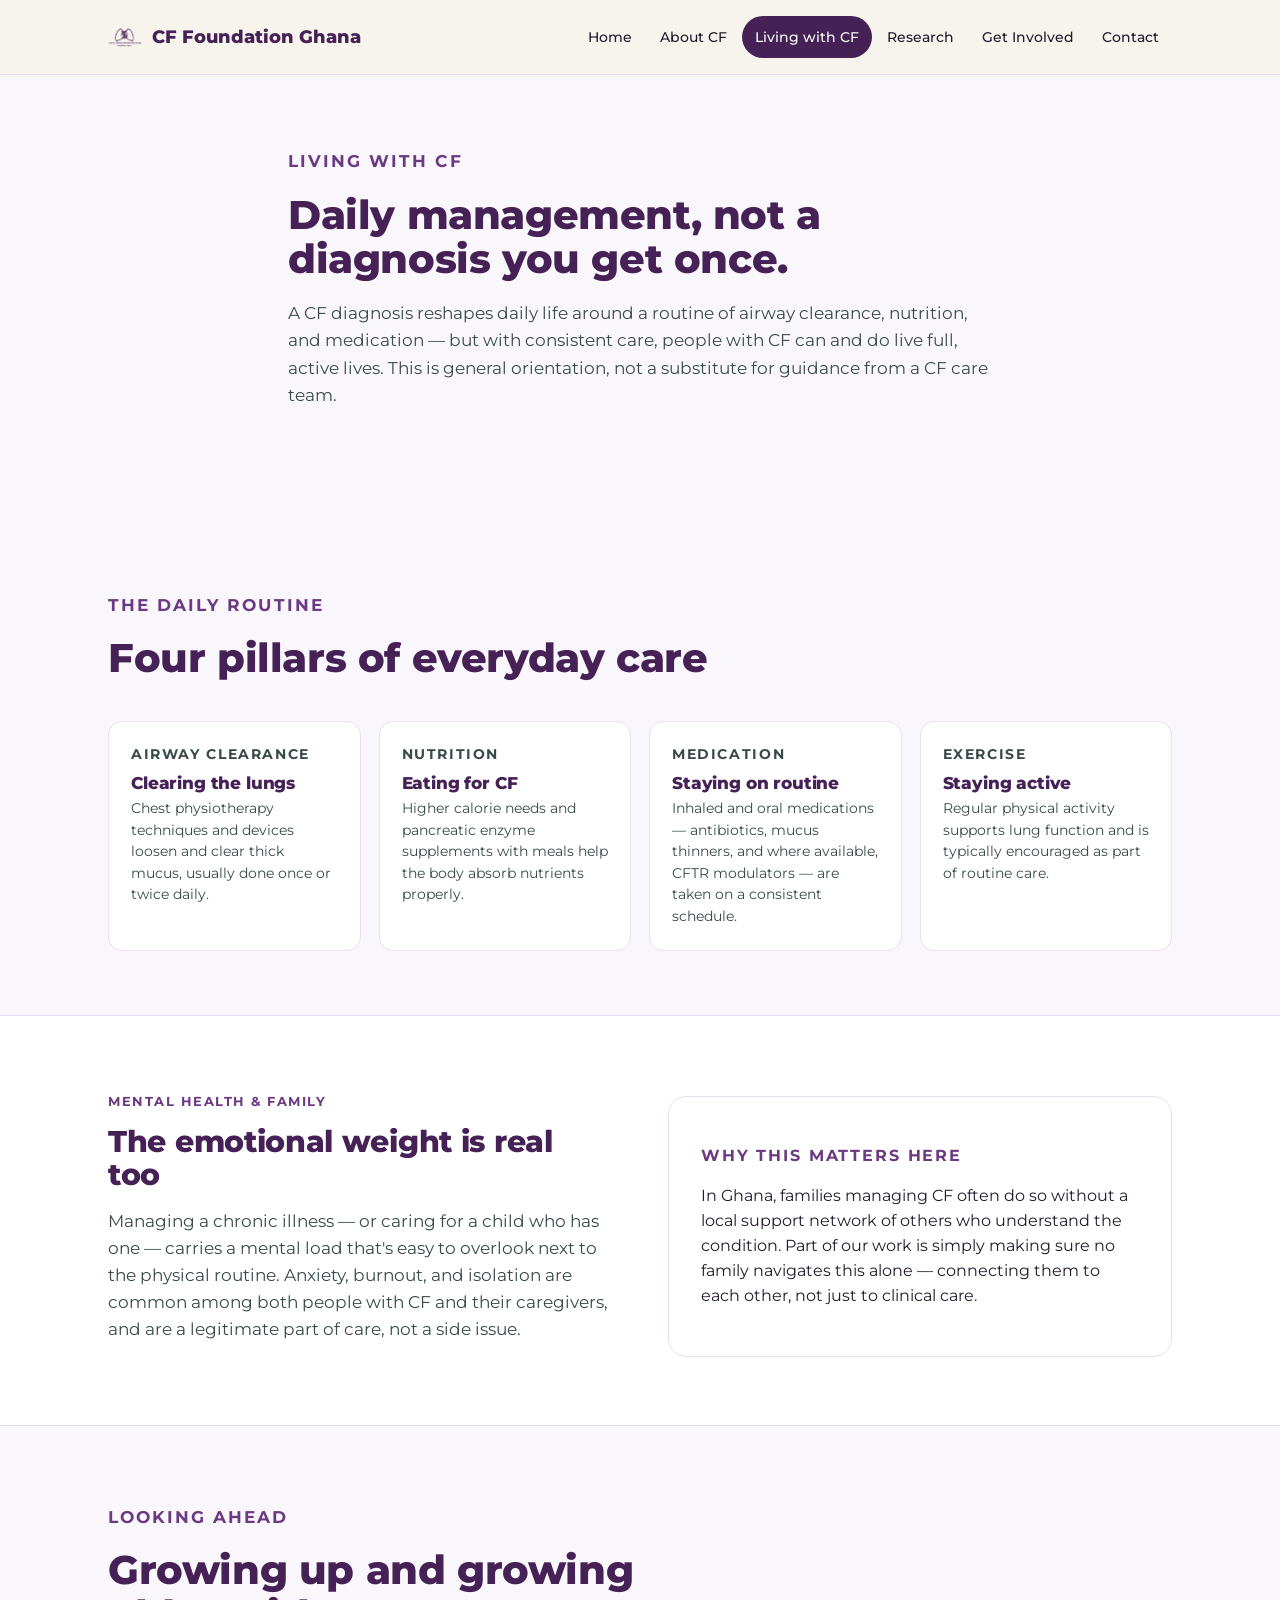
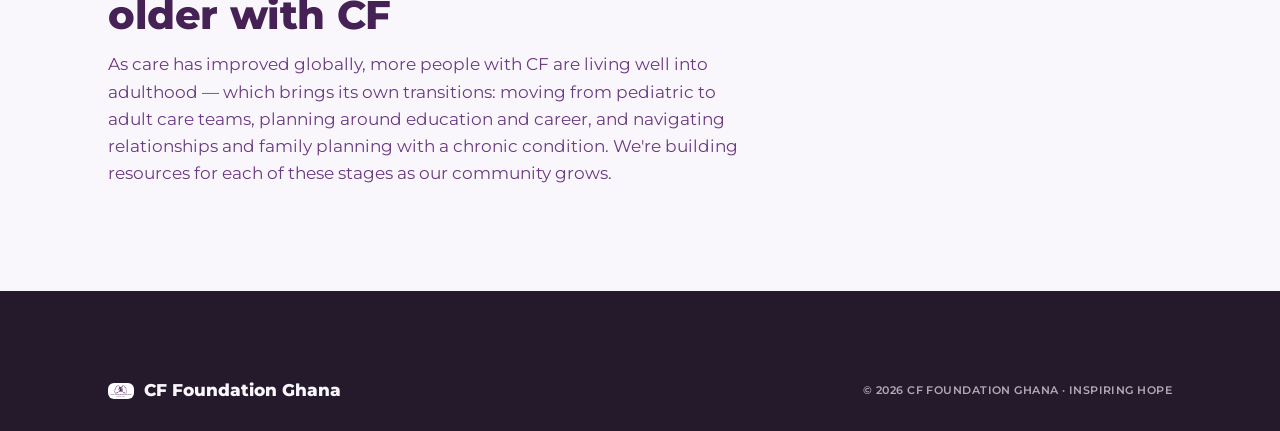
<file: living-with-cf.html>
<!DOCTYPE html>
<html lang="en">
<head>
<meta charset="UTF-8">
<meta name="viewport" content="width=device-width, initial-scale=1.0">
<title>Living with CF | CF Foundation Ghana</title>
<link rel="preconnect" href="https://fonts.googleapis.com">
<link rel="preconnect" href="https://fonts.gstatic.com" crossorigin>
<link href="https://fonts.googleapis.com/css2?family=Montserrat:ital,wght@0,400;0,500;0,600;0,700;0,800;1,600&display=swap" rel="stylesheet">
<link rel="stylesheet" href="styles.css">
</head>
<body>

<header class="site">
  <div class="navbar">
    <a href="index.html" class="brand">
      <img class="mark" src="logo.png" alt="CF Foundation Ghana logo">
      CF&nbsp;Foundation&nbsp;Ghana
    </a>
    <button class="menu-toggle" onclick="document.querySelector('nav.links').classList.toggle('open')" aria-label="Toggle menu">☰</button>
    <nav class="links">
      <a href="index.html">Home</a>
      <a href="about-cf.html">About CF</a>
      <a href="living-with-cf.html" class="active">Living with CF</a>
      <a href="research.html">Research</a>
      <a href="get-involved.html">Get Involved</a>
      <a href="contact.html">Contact</a>
    </nav>
  </div>
</header>

<main>
<section style="padding-top:56px;">
    <div class="wrap intro-block">
      <p class="eyebrow">Living with CF</p>
      <h2 style="margin-top:10px; font-size:clamp(28px,4vw,40px);">Daily management, not a diagnosis you get once.</h2>
      <p style="margin-top:18px; color:#3a4a48;">A CF diagnosis reshapes daily life around a routine of airway clearance, nutrition, and medication — but with consistent care, people with CF can and do live full, active lives. This is general orientation, not a substitute for guidance from a CF care team.</p>
    </div>
  </section>

  <section class="tight">
    <div class="wrap">
      <div class="section-head">
        <p class="eyebrow">The daily routine</p>
        <h2>Four pillars of everyday care</h2>
      </div>
      <div class="tips-grid">
        <div class="tip">
          <p class="eyebrow">Airway clearance</p>
          <h3>Clearing the lungs</h3>
          <p>Chest physiotherapy techniques and devices loosen and clear thick mucus, usually done once or twice daily.</p>
        </div>
        <div class="tip">
          <p class="eyebrow">Nutrition</p>
          <h3>Eating for CF</h3>
          <p>Higher calorie needs and pancreatic enzyme supplements with meals help the body absorb nutrients properly.</p>
        </div>
        <div class="tip">
          <p class="eyebrow">Medication</p>
          <h3>Staying on routine</h3>
          <p>Inhaled and oral medications — antibiotics, mucus thinners, and where available, CFTR modulators — are taken on a consistent schedule.</p>
        </div>
        <div class="tip">
          <p class="eyebrow">Exercise</p>
          <h3>Staying active</h3>
          <p>Regular physical activity supports lung function and is typically encouraged as part of routine care.</p>
        </div>
      </div>
    </div>
  </section>

  <section class="tight" style="background:var(--white); border-top:1px solid var(--salt-2); border-bottom:1px solid var(--salt-2);">
    <div class="wrap grid-2">
      <div>
        <p class="eyebrow">Mental health &amp; family</p>
        <h2 style="margin-top:10px; font-size:clamp(24px,3vw,30px);">The emotional weight is real too</h2>
        <p style="margin-top:16px; color:#3a4a48;">Managing a chronic illness — or caring for a child who has one — carries a mental load that's easy to overlook next to the physical routine. Anxiety, burnout, and isolation are common among both people with CF and their caregivers, and are a legitimate part of care, not a side issue.</p>
      </div>
      <div class="founder">
        <p class="eyebrow">Why this matters here</p>
        <p style="margin-top:12px;">In Ghana, families managing CF often do so without a local support network of others who understand the condition. Part of our work is simply making sure no family navigates this alone — connecting them to each other, not just to clinical care.</p>
      </div>
    </div>
  </section>

  <section class="tight">
    <div class="wrap">
      <div class="section-head">
        <p class="eyebrow">Looking ahead</p>
        <h2>Growing up and growing older with CF</h2>
        <p>As care has improved globally, more people with CF are living well into adulthood — which brings its own transitions: moving from pediatric to adult care teams, planning around education and career, and navigating relationships and family planning with a chronic condition. We're building resources for each of these stages as our community grows.</p>
      </div>
    </div>
  </section>
</main>

<footer>
  <div class="wrap">
    <span class="fmark" style="display:flex; align-items:center; gap:10px;">
      <img src="logo.png" alt="" style="width:26px; height:auto; border-radius:6px; background:#fff; padding:2px;">
      CF Foundation Ghana
    </span>
    <span class="fnote">© 2026 CF FOUNDATION GHANA · INSPIRING HOPE</span>
  </div>
</footer>

<script>
  document.querySelectorAll('nav.links a').forEach(a => {
    if (a.getAttribute('href') === location.pathname.split('/').pop()) a.classList.add('active');
  });
</script>

</body>
</html>
</file>
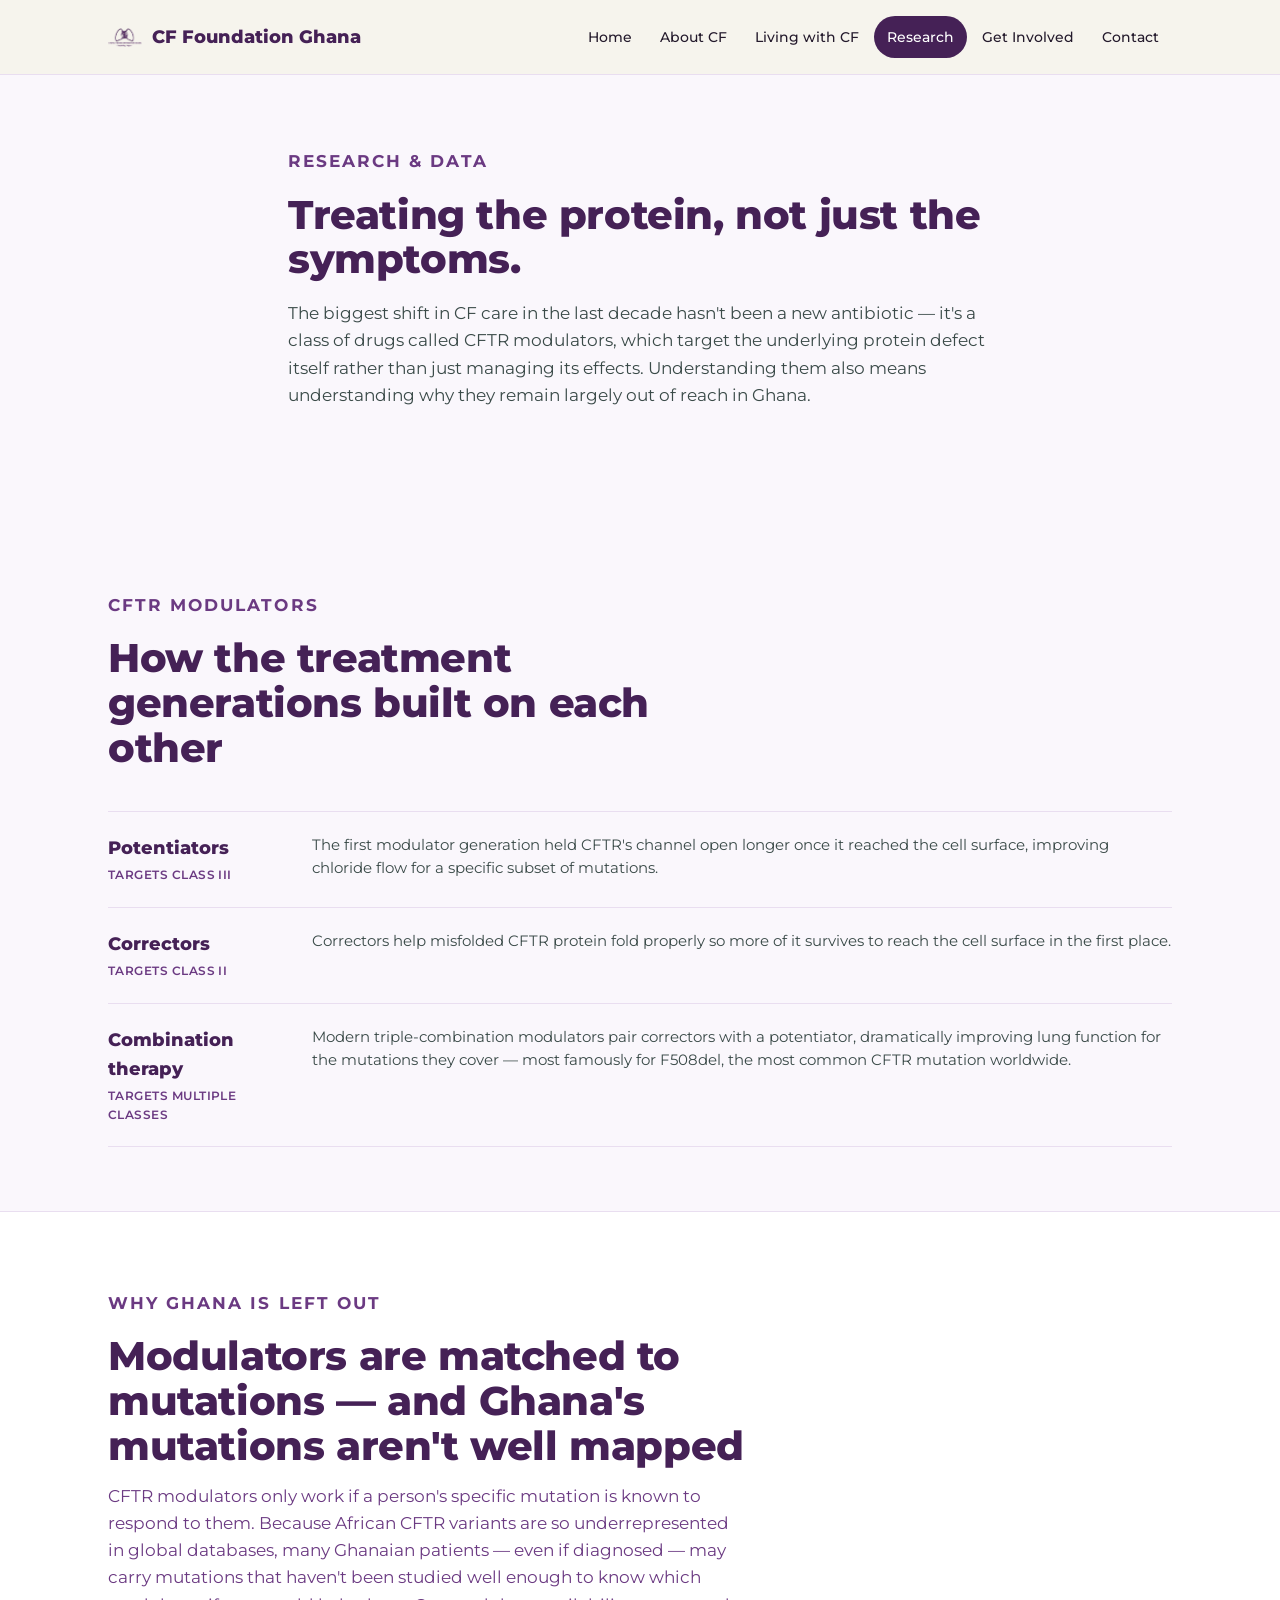
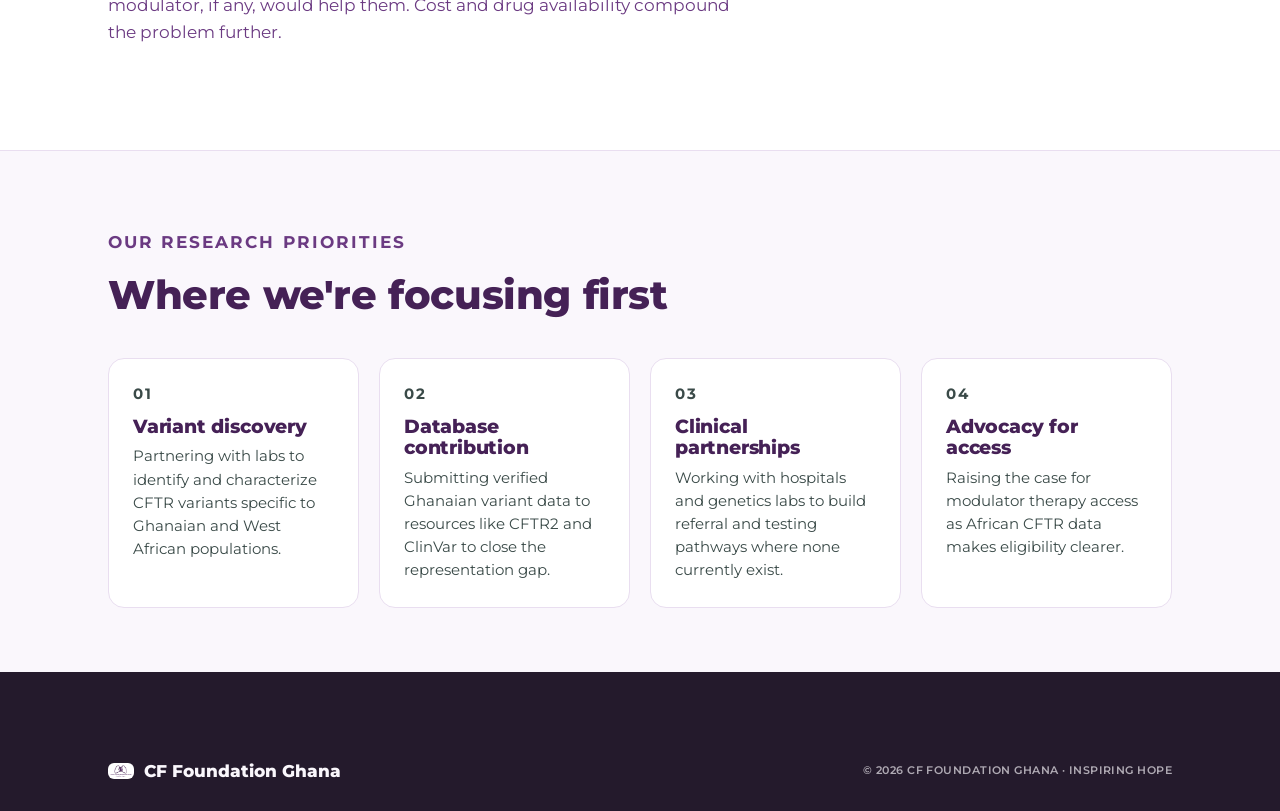
<file: research.html>
<!DOCTYPE html>
<html lang="en">
<head>
<meta charset="UTF-8">
<meta name="viewport" content="width=device-width, initial-scale=1.0">
<title>Research & Data | CF Foundation Ghana</title>
<link rel="preconnect" href="https://fonts.googleapis.com">
<link rel="preconnect" href="https://fonts.gstatic.com" crossorigin>
<link href="https://fonts.googleapis.com/css2?family=Montserrat:ital,wght@0,400;0,500;0,600;0,700;0,800;1,600&display=swap" rel="stylesheet">
<link rel="stylesheet" href="styles.css">
</head>
<body>

<header class="site">
  <div class="navbar">
    <a href="index.html" class="brand">
      <img class="mark" src="logo.png" alt="CF Foundation Ghana logo">
      CF&nbsp;Foundation&nbsp;Ghana
    </a>
    <button class="menu-toggle" onclick="document.querySelector('nav.links').classList.toggle('open')" aria-label="Toggle menu">☰</button>
    <nav class="links">
      <a href="index.html">Home</a>
      <a href="about-cf.html">About CF</a>
      <a href="living-with-cf.html">Living with CF</a>
      <a href="research.html" class="active">Research</a>
      <a href="get-involved.html">Get Involved</a>
      <a href="contact.html">Contact</a>
    </nav>
  </div>
</header>

<main>
<section style="padding-top:56px;">
    <div class="wrap intro-block">
      <p class="eyebrow">Research &amp; data</p>
      <h2 style="margin-top:10px; font-size:clamp(28px,4vw,40px);">Treating the protein, not just the symptoms.</h2>
      <p style="margin-top:18px; color:#3a4a48;">The biggest shift in CF care in the last decade hasn't been a new antibiotic — it's a class of drugs called CFTR modulators, which target the underlying protein defect itself rather than just managing its effects. Understanding them also means understanding why they remain largely out of reach in Ghana.</p>
    </div>
  </section>

  <section class="tight">
    <div class="wrap">
      <div class="section-head">
        <p class="eyebrow">CFTR modulators</p>
        <h2>How the treatment generations built on each other</h2>
      </div>
      <div class="mod-grid">
        <div class="mod-item">
          <div><span class="mname">Potentiators</span><span class="mtarget">TARGETS CLASS III</span></div>
          <p>The first modulator generation held CFTR's channel open longer once it reached the cell surface, improving chloride flow for a specific subset of mutations.</p>
        </div>
        <div class="mod-item">
          <div><span class="mname">Correctors</span><span class="mtarget">TARGETS CLASS II</span></div>
          <p>Correctors help misfolded CFTR protein fold properly so more of it survives to reach the cell surface in the first place.</p>
        </div>
        <div class="mod-item">
          <div><span class="mname">Combination therapy</span><span class="mtarget">TARGETS MULTIPLE CLASSES</span></div>
          <p>Modern triple-combination modulators pair correctors with a potentiator, dramatically improving lung function for the mutations they cover — most famously for F508del, the most common CFTR mutation worldwide.</p>
        </div>
      </div>
    </div>
  </section>

  <section class="tight" style="background:var(--white); border-top:1px solid var(--salt-2); border-bottom:1px solid var(--salt-2);">
    <div class="wrap">
      <div class="section-head">
        <p class="eyebrow">Why Ghana is left out</p>
        <h2>Modulators are matched to mutations — and Ghana's mutations aren't well mapped</h2>
        <p>CFTR modulators only work if a person's specific mutation is known to respond to them. Because African CFTR variants are so underrepresented in global databases, many Ghanaian patients — even if diagnosed — may carry mutations that haven't been studied well enough to know which modulator, if any, would help them. Cost and drug availability compound the problem further.</p>
      </div>
    </div>
  </section>

  <section class="tight">
    <div class="wrap">
      <div class="section-head">
        <p class="eyebrow">Our research priorities</p>
        <h2>Where we're focusing first</h2>
      </div>
      <div class="pillars">
        <div class="pillar">
          <p class="eyebrow">01</p>
          <h3>Variant discovery</h3>
          <p>Partnering with labs to identify and characterize CFTR variants specific to Ghanaian and West African populations.</p>
        </div>
        <div class="pillar">
          <p class="eyebrow">02</p>
          <h3>Database contribution</h3>
          <p>Submitting verified Ghanaian variant data to resources like CFTR2 and ClinVar to close the representation gap.</p>
        </div>
        <div class="pillar">
          <p class="eyebrow">03</p>
          <h3>Clinical partnerships</h3>
          <p>Working with hospitals and genetics labs to build referral and testing pathways where none currently exist.</p>
        </div>
        <div class="pillar">
          <p class="eyebrow">04</p>
          <h3>Advocacy for access</h3>
          <p>Raising the case for modulator therapy access as African CFTR data makes eligibility clearer.</p>
        </div>
      </div>
    </div>
  </section>
</main>

<footer>
  <div class="wrap">
    <span class="fmark" style="display:flex; align-items:center; gap:10px;">
      <img src="logo.png" alt="" style="width:26px; height:auto; border-radius:6px; background:#fff; padding:2px;">
      CF Foundation Ghana
    </span>
    <span class="fnote">© 2026 CF FOUNDATION GHANA · INSPIRING HOPE</span>
  </div>
</footer>

<script>
  document.querySelectorAll('nav.links a').forEach(a => {
    if (a.getAttribute('href') === location.pathname.split('/').pop()) a.classList.add('active');
  });
</script>

</body>
</html>
</file>
<file: styles.css>
:root{
    --ink:#241a2c;
    --deep:#452156;
    --teal:#6b3a82;
    --teal-light:#8a5aa3;
    --salt:#faf7fc;
    --salt-2:#e9def0;
    --gold:#a882b6;
    --gold-light:#c3a4d1;
    --white:#ffffff;
    --max:1120px;
  }
  *{box-sizing:border-box;}
  html{scroll-behavior:smooth;}
  body{
    margin:0;
    background:var(--salt);
    color:var(--ink);
    font-family:'Montserrat', sans-serif;
    font-weight:400;
    font-size:17px;
    line-height:1.6;
    -webkit-font-smoothing:antialiased;
  }
  h1,h2,h3{
    font-family:'Montserrat', sans-serif;
    font-weight:800;
    line-height:1.12;
    letter-spacing:-.01em;
    margin:0;
    color:var(--deep);
  }
  a{color:inherit;}
  .eyebrow{
    font-family:'Montserrat', sans-serif;
    font-weight:700;
    font-size:12.5px;
    letter-spacing:.12em;
    text-transform:uppercase;
    color:var(--teal);
  }
  .wrap{max-width:var(--max); margin:0 auto; padding:0 28px;}
  img,svg{display:block;}
  button{font-family:inherit; cursor:pointer;}
  :focus-visible{outline:3px solid var(--gold); outline-offset:3px;}

  /* ---------- NAV ---------- */
  header.site{
    position:sticky; top:0; z-index:50;
    background:rgba(246,243,236,.92);
    backdrop-filter:blur(8px);
    border-bottom:1px solid var(--salt-2);
  }
  .navbar{
    display:flex; align-items:center; justify-content:space-between;
    padding:16px 28px;
    max-width:var(--max); margin:0 auto;
  }
  .brand{
    display:flex; align-items:center; gap:10px;
    font-family:'Montserrat', sans-serif; font-weight:800; font-size:18px;
    text-decoration:none; color:var(--deep);
  }
  .brand .mark{width:34px; height:auto; flex:none;}
  nav.links{display:flex; gap:2px; align-items:center;}
  nav.links a{
    text-decoration:none;
    display:inline-block;
    background:none; border:none; padding:10px 13px;
    font-family:'Montserrat', sans-serif; font-size:14px; font-weight:500; color:var(--ink);
    border-radius:100px; transition:background .18s, color .18s;
    white-space:nowrap;
  }
  nav.links a:hover{background:var(--salt-2);}
  nav.links a.active{background:var(--deep); color:var(--white);}
  .menu-toggle{display:none; background:none; border:1px solid var(--ink); border-radius:8px; padding:8px 10px;}
  @media (max-width:960px){
    nav.links{
      position:absolute; top:64px; left:0; right:0;
      background:var(--white); flex-direction:column; align-items:stretch;
      padding:10px; border-bottom:1px solid var(--salt-2);
      display:none;
    }
    nav.links.open{display:flex;}
    nav.links a{text-align:left;}
    .menu-toggle{display:block;}
  }

  section{padding:88px 0;}
  section.tight{padding:64px 0;}

  /* ---------- HERO ---------- */
  .hero{
    padding:76px 0 40px;
    background:linear-gradient(180deg, var(--salt) 0%, var(--white) 100%);
  }
  .hero .wrap{display:grid; grid-template-columns:1.1fr .9fr; gap:56px; align-items:center;}
  @media (max-width:860px){ .hero .wrap{grid-template-columns:1fr;} }
  .hero h1{font-size:clamp(36px,5.4vw,58px); letter-spacing:-.015em;}
  .hero .lede{font-family:'Montserrat',sans-serif; font-weight:500; font-size:19px; color:var(--teal); max-width:46ch; margin-top:20px;}
  .cta-row{display:flex; gap:14px; margin-top:32px; flex-wrap:wrap;}
  .btn{
    display:inline-flex; align-items:center; gap:8px;
    padding:13px 26px; border-radius:100px; font-family:'Montserrat',sans-serif; font-weight:600; font-size:14px;
    text-transform:uppercase; letter-spacing:.05em;
    text-decoration:none; border:1px solid transparent; transition:transform .15s, box-shadow .15s;
  }
  .btn:hover{transform:translateY(-1px);}
  .btn-primary{background:var(--deep); color:var(--white);}
  .btn-primary:hover{box-shadow:0 8px 20px rgba(14,53,56,.25);}
  .btn-ghost{background:transparent; color:var(--deep); border-color:var(--ink);}
  .btn-ghost:hover{background:var(--white);}

  /* logo hero signature */
  .breath-wrap{display:flex; justify-content:center; align-items:center;}
  .logo-hero-frame{
    position:relative; width:min(420px, 100%);
    display:flex; align-items:center; justify-content:center;
  }
  .logo-hero{
    position:relative; z-index:2; width:100%; height:auto;
    filter:drop-shadow(0 18px 40px rgba(69,33,86,.18));
  }
  .pulse-ring{
    position:absolute; z-index:1; width:78%; height:78%;
    border-radius:50%;
    background:radial-gradient(circle, var(--salt-2) 0%, rgba(233,222,240,0) 72%);
    animation:pulse 4.6s ease-in-out infinite;
  }
  @keyframes pulse{
    0%,100%{ transform:scale(1); opacity:.7; }
    50%{ transform:scale(1.12); opacity:1; }
  }
  @media (prefers-reduced-motion: reduce){
    .pulse-ring{animation:none;}
  }

  /* ---------- BAND ---------- */
  .band{
    background:var(--deep); color:var(--salt);
    padding:56px 0;
  }
  .band .wrap{display:grid; grid-template-columns:repeat(3,1fr); gap:32px;}
  @media (max-width:760px){ .band .wrap{grid-template-columns:1fr; gap:28px;} }
  .band .card h3{color:var(--gold-light); font-family:'Montserrat',sans-serif; font-size:13.5px; letter-spacing:.1em; text-transform:uppercase; font-weight:700; margin-bottom:10px;}
  .band .card p{margin:0; color:var(--salt); opacity:.92; font-size:15px;}

  /* ---------- CONTENT BLOCKS ---------- */
  .grid-2{display:grid; grid-template-columns:1fr 1fr; gap:56px; align-items:start;}
  @media (max-width:860px){ .grid-2{grid-template-columns:1fr;} }
  .section-head{max-width:640px; margin-bottom:40px;}
  .section-head h2{font-size:clamp(28px,3.6vw,40px); margin-top:10px;}
  .section-head p{color:var(--teal); margin-top:14px; font-size:17px;}

  .founder{
    background:var(--white); border:1px solid var(--salt-2); border-radius:18px;
    padding:32px; margin-top:16px;
  }
  .founder p{font-size:15.5px;}
  .founder .sig{font-family:'Montserrat', sans-serif; font-weight:600; font-style:italic; margin-top:18px; color:var(--deep);}

  .pillars{display:grid; grid-template-columns:repeat(4,1fr); gap:20px; margin-top:8px;}
  @media (max-width:900px){ .pillars{grid-template-columns:1fr 1fr;} }
  @media (max-width:520px){ .pillars{grid-template-columns:1fr;} }
  .pillar{
    background:var(--white); border:1px solid var(--salt-2); border-radius:16px; padding:24px;
  }
  .pillar .eyebrow{margin-bottom:10px;}
  .pillar h3{font-size:19px; margin-bottom:8px;}
  .pillar p{font-size:14.5px; color:#3a4a48; margin:0;}

  /* ---------- CF INFO PAGE ---------- */
  .intro-block{max-width:760px;}
  .intro-block p{font-size:17px;}

  .mutation-list{display:flex; flex-direction:column; gap:0; margin-top:20px; border-top:1px solid var(--salt-2);}
  .mutation-item{
    display:grid; grid-template-columns:64px 1fr; gap:20px;
    padding:22px 0; border-bottom:1px solid var(--salt-2);
  }
  .mutation-item .num{
    font-family:'Montserrat', sans-serif; font-size:32px; color:var(--gold); font-weight:800;
  }
  .mutation-item h3{font-size:17px; margin-bottom:6px;}
  .mutation-item p{margin:0; font-size:14.5px; color:#3a4a48;}

  .gap-panel{
    background:var(--deep); color:var(--salt); border-radius:20px; padding:40px; margin-top:56px;
  }
  .gap-panel h2{color:var(--white); font-size:28px;}
  .gap-panel .eyebrow{color:var(--gold-light);}
  .gap-grid{display:grid; grid-template-columns:repeat(3,1fr); gap:28px; margin-top:28px;}
  @media (max-width:820px){ .gap-grid{grid-template-columns:1fr;} }
  .gap-grid h3{color:var(--gold-light); font-family:'Montserrat',sans-serif; font-size:13.5px; text-transform:uppercase; letter-spacing:.08em; font-weight:700; margin-bottom:10px;}
  .gap-grid p{color:var(--salt); opacity:.9; font-size:14.5px; margin:0;}

  .sweat-note{
    display:flex; gap:20px; align-items:flex-start;
    background:var(--white); border:1px solid var(--salt-2); border-radius:16px;
    padding:26px; margin-top:56px;
  }
  .sweat-note .crystal{
    flex:none; width:44px; height:44px; margin-top:2px;
    background-image:radial-gradient(var(--gold) 2px, transparent 2.2px);
    background-size:9px 9px; border-radius:8px;
  }
  .sweat-note p{margin:0; font-size:15px; color:#3a4a48;}
  .sweat-note strong{color:var(--deep);}

  /* ---------- GET INVOLVED ---------- */
  .involve-grid{display:grid; grid-template-columns:repeat(2,1fr); gap:24px;}
  @media (max-width:760px){ .involve-grid{grid-template-columns:1fr;} }
  .involve-card{
    border:1px solid var(--salt-2); border-radius:18px; padding:30px; background:var(--white);
    display:flex; flex-direction:column; gap:14px;
  }
  .involve-card h3{font-size:21px;}
  .involve-card p{font-size:15px; color:#3a4a48; margin:0;}
  .involve-card .btn{align-self:flex-start; margin-top:6px;}

  /* ---------- CONTACT ---------- */
  .contact-grid{display:grid; grid-template-columns:1fr 1fr; gap:56px;}
  @media (max-width:860px){ .contact-grid{grid-template-columns:1fr;} }
  form.contact{display:flex; flex-direction:column; gap:16px;}
  .field{display:flex; flex-direction:column; gap:6px;}
  .field label{font-size:13px; font-weight:600; color:var(--deep);}
  .field input, .field textarea{
    border:1px solid var(--salt-2); border-radius:10px; padding:12px 14px;
    font-family:inherit; font-size:15px; background:var(--white); color:var(--ink);
  }
  .field textarea{resize:vertical; min-height:120px;}
  .field input:focus, .field textarea:focus{border-color:var(--teal-light);}
  .form-status{font-size:14px; color:var(--teal); min-height:20px;}
  .contact-info{display:flex; flex-direction:column; gap:26px;}
  .info-row{display:flex; gap:14px;}
  .info-row .dot{width:9px; height:9px; border-radius:50%; background:var(--gold); margin-top:8px; flex:none;}
  .info-row h3{font-size:15px; margin-bottom:4px; color:var(--deep);}
  .info-row p{margin:0; font-size:14.5px; color:#3a4a48;}
  .placeholder-tag{
    display:inline-block; margin-top:4px; font-family:'Montserrat',sans-serif; font-weight:700;
    font-size:11px; color:var(--gold); background:#fbf3df; padding:2px 8px; border-radius:6px;
  }

  /* ---------- NEWLY DIAGNOSED PATHS ---------- */
  .path-grid{display:grid; grid-template-columns:1fr 1fr; gap:24px; margin-top:8px;}
  @media (max-width:760px){ .path-grid{grid-template-columns:1fr;} }
  .path-card{
    background:var(--white); border:1px solid var(--salt-2); border-radius:18px;
    padding:30px; display:flex; flex-direction:column; gap:12px;
  }
  .path-card h3{font-size:20px;}
  .path-card p{margin:0; font-size:14.5px; color:#3a4a48;}
  .path-card .btn{align-self:flex-start; margin-top:4px;}

  /* ---------- UPDATES / NEWS ---------- */
  .updates-grid{display:grid; grid-template-columns:repeat(3,1fr); gap:24px; margin-top:8px;}
  @media (max-width:900px){ .updates-grid{grid-template-columns:1fr 1fr;} }
  @media (max-width:600px){ .updates-grid{grid-template-columns:1fr;} }
  .update-card{
    border:1px solid var(--salt-2); border-radius:16px; padding:22px; background:var(--white);
    display:flex; flex-direction:column; gap:10px;
  }
  .update-card .udate{font-family:'Montserrat',sans-serif; font-weight:700; font-size:11.5px; color:var(--teal); letter-spacing:.06em; text-transform:uppercase;}
  .update-card h3{font-size:17px;}
  .update-card p{margin:0; font-size:14px; color:#3a4a48;}

  /* ---------- TOP BAR ---------- */
  .top-bar{
    height:6px; background:linear-gradient(90deg, var(--deep), var(--gold), var(--deep));
  }

  /* ---------- BANNER HERO (cff.org-style) ---------- */
  .hero-banner{
    padding:0; background:var(--deep); overflow:hidden; position:relative;
  }
  .hero-banner .wrap{
    display:grid; grid-template-columns:1.15fr .85fr; gap:0; align-items:stretch;
    min-height:480px; padding:0;
  }
  @media (max-width:860px){ .hero-banner .wrap{grid-template-columns:1fr; min-height:auto;} }
  .hero-copy{
    padding:80px 44px 80px 28px; display:flex; flex-direction:column; justify-content:center;
    color:var(--salt);
  }
  @media (max-width:860px){ .hero-copy{padding:56px 28px;} }
  .hero-copy .eyebrow{color:var(--gold-light);}
  .hero-copy h1{color:var(--white); font-size:clamp(34px,5vw,54px);}
  .hero-copy .lede{color:var(--salt); opacity:.92; max-width:48ch; margin-top:18px; font-size:17px;}
  .hero-panel{
    position:relative; display:flex; align-items:center; justify-content:center;
    background:
      radial-gradient(circle at 30% 30%, rgba(255,255,255,.06) 0%, rgba(255,255,255,0) 55%),
      repeating-linear-gradient(135deg, rgba(255,255,255,.05) 0 2px, transparent 2px 26px);
    padding:40px;
  }
  .hero-panel .logo-hero-frame{width:min(300px,100%); background:var(--salt); border-radius:20px; padding:28px; box-shadow:0 20px 50px rgba(0,0,0,.25);}
  .hero-panel .logo-hero{filter:drop-shadow(0 8px 16px rgba(0,0,0,.12));}
  .hero-panel .pulse-ring{background:radial-gradient(circle, rgba(255,255,255,.14) 0%, rgba(255,255,255,0) 72%);}

  /* ---------- SINGLE INTRO CARD (cff.org "Getting started") ---------- */
  .intro-card{
    background:var(--white); border:1px solid var(--salt-2); border-radius:18px;
    padding:34px 40px; display:flex; align-items:center; justify-content:space-between; gap:28px;
    flex-wrap:wrap; margin-top:-46px; position:relative; z-index:5;
    box-shadow:0 20px 50px rgba(69,33,86,.12);
  }
  .intro-card .itxt{flex:1; min-width:240px;}
  .intro-card h3{font-size:20px; margin-bottom:6px;}
  .intro-card p{margin:0; color:#3a4a48; font-size:14.5px;}

  /* ---------- IMAGE-HEADER CARDS (photo-block style) ---------- */
  .imgcard-grid{display:grid; grid-template-columns:repeat(2,1fr); gap:26px; margin-top:8px;}
  @media (max-width:820px){ .imgcard-grid{grid-template-columns:1fr;} }
  .imgcard{
    border-radius:18px; overflow:hidden; background:var(--white);
    border:1px solid var(--salt-2); display:flex; flex-direction:column;
    box-shadow:0 10px 26px rgba(69,33,86,.06);
  }
  .imgcard .ihead{
    height:150px; position:relative;
    background:linear-gradient(135deg, var(--deep) 0%, var(--teal) 100%);
  }
  .imgcard .ihead.alt{background:linear-gradient(135deg, var(--teal) 0%, var(--gold) 130%);}
  .imgcard .ihead::after{
    content:""; position:absolute; inset:0;
    background-image:radial-gradient(rgba(255,255,255,.16) 1.4px, transparent 1.6px);
    background-size:14px 14px;
  }
  .imgcard .ibody{padding:26px; display:flex; flex-direction:column; gap:10px; flex:1;}
  .imgcard .ibody h3{font-size:19px;}
  .imgcard .ibody p{margin:0; font-size:14.5px; color:#3a4a48; flex:1;}
  .imgcard .ibody a{font-size:14px; font-weight:600; color:var(--deep); text-decoration:none;}
  .imgcard .ibody a:hover{text-decoration:underline;}

  /* ---------- SPLIT BANNER ---------- */
  .split-banner{
    display:grid; grid-template-columns:.85fr 1.15fr; gap:0; border-radius:20px; overflow:hidden;
    background:var(--white); border:1px solid var(--salt-2);
  }
  @media (max-width:820px){ .split-banner{grid-template-columns:1fr;} }
  .split-banner .simg{
    background:linear-gradient(160deg, var(--gold-light) 0%, var(--deep) 100%);
    min-height:220px; position:relative;
  }
  .split-banner .simg::after{
    content:""; position:absolute; inset:0;
    background-image:radial-gradient(rgba(255,255,255,.18) 1.6px, transparent 1.8px);
    background-size:16px 16px;
  }
  .split-banner .stxt{padding:40px; display:flex; flex-direction:column; justify-content:center; gap:14px;}
  .split-banner .stxt h2{font-size:clamp(22px,2.6vw,28px);}
  .split-banner .stxt p{margin:0; color:#3a4a48; font-size:15px;}
  .split-banner .slinks{display:flex; gap:22px; margin-top:6px; flex-wrap:wrap;}
  .split-banner .slinks a{font-weight:600; color:var(--deep); text-decoration:none; font-size:14.5px;}
  .split-banner .slinks a:hover{text-decoration:underline;}

  /* ---------- TESTIMONIAL / COMMUNITY GRID ---------- */
  .testimonial-grid{display:grid; grid-template-columns:repeat(3,1fr); gap:24px; margin-top:8px;}
  @media (max-width:900px){ .testimonial-grid{grid-template-columns:1fr 1fr;} }
  @media (max-width:600px){ .testimonial-grid{grid-template-columns:1fr;} }
  .testimonial-card{
    border:1px solid var(--salt-2); border-radius:16px; padding:24px; background:var(--white);
    display:flex; flex-direction:column; gap:12px;
  }
  .testimonial-card .ttag{font-family:'Montserrat',sans-serif; font-weight:700; font-size:11.5px; letter-spacing:.08em; text-transform:uppercase; color:var(--teal);}
  .testimonial-card h3{font-size:16.5px; line-height:1.3;}
  .testimonial-card .tmeta{display:flex; align-items:center; gap:10px; margin-top:auto;}
  .avatar-circle{
    width:34px; height:34px; border-radius:50%; background:var(--deep); color:var(--white);
    display:flex; align-items:center; justify-content:center; font-size:13px; font-weight:700; flex:none;
  }
  .tmeta .tname{font-size:13px; color:#3a4a48;}

  /* ---------- INQUIRY STRIP ---------- */
  .inquiry-strip{
    background:var(--salt-2); border-radius:16px; padding:26px 32px;
    display:flex; align-items:center; justify-content:space-between; gap:20px; flex-wrap:wrap;
  }
  .inquiry-strip .ilabel{font-family:'Montserrat',sans-serif; font-weight:700; font-size:11.5px; letter-spacing:.08em; text-transform:uppercase; color:var(--teal);}
  .inquiry-strip .iphone{font-size:22px; font-weight:800; color:var(--deep); font-family:'Montserrat',sans-serif;}
  .inquiry-strip .iaddr{font-size:14px; color:#3a4a48;}

  /* ---------- TIMELINE (diagnosis pathway) ---------- */
  .timeline{display:flex; flex-direction:column; gap:0; margin-top:24px;}
  .tstep{
    display:grid; grid-template-columns:40px 1fr; gap:20px; position:relative; padding-bottom:32px;
  }
  .tstep:last-child{padding-bottom:0;}
  .tstep .tdot{
    width:40px; height:40px; border-radius:50%; background:var(--deep); color:var(--white);
    display:flex; align-items:center; justify-content:center; font-family:'Montserrat',sans-serif; font-weight:700;
    font-size:16px; position:relative; z-index:2; flex:none;
  }
  .tstep:not(:last-child)::before{
    content:""; position:absolute; left:19px; top:40px; bottom:0; width:2px; background:var(--salt-2); z-index:1;
  }
  .tstep h3{font-size:17px; margin-bottom:6px;}
  .tstep p{margin:0; font-size:14.5px; color:#3a4a48;}

  /* ---------- SYMPTOM GRID ---------- */
  .symptom-grid{display:grid; grid-template-columns:repeat(2,1fr); gap:16px; margin-top:20px;}
  @media (max-width:700px){ .symptom-grid{grid-template-columns:1fr;} }
  .symptom-item{
    display:flex; gap:12px; align-items:flex-start; background:var(--white);
    border:1px solid var(--salt-2); border-radius:12px; padding:16px 18px;
  }
  .symptom-item .sdot{width:8px; height:8px; border-radius:50%; background:var(--gold); margin-top:7px; flex:none;}
  .symptom-item p{margin:0; font-size:14.5px; color:#3a4a48;}
  .symptom-item strong{color:var(--deep); display:block; font-size:14.5px; margin-bottom:2px;}

  /* ---------- TIPS GRID (living with CF) ---------- */
  .tips-grid{display:grid; grid-template-columns:repeat(4,1fr); gap:18px; margin-top:8px;}
  @media (max-width:900px){ .tips-grid{grid-template-columns:1fr 1fr;} }
  @media (max-width:520px){ .tips-grid{grid-template-columns:1fr;} }
  .tip{background:var(--white); border:1px solid var(--salt-2); border-radius:14px; padding:22px;}
  .tip .eyebrow{margin-bottom:8px;}
  .tip h3{font-size:16.5px; margin-bottom:6px;}
  .tip p{margin:0; font-size:13.5px; color:#3a4a48;}

  /* ---------- MODULATOR GENERATIONS ---------- */
  .mod-grid{display:flex; flex-direction:column; gap:0; margin-top:20px; border-top:1px solid var(--salt-2);}
  .mod-item{
    display:grid; grid-template-columns:180px 1fr; gap:24px;
    padding:22px 0; border-bottom:1px solid var(--salt-2); align-items:start;
  }
  @media (max-width:640px){ .mod-item{grid-template-columns:1fr; gap:8px;} }
  .mod-item .mname{font-family:'Montserrat',sans-serif; font-weight:800; font-size:18px; color:var(--deep);}
  .mod-item .mtarget{font-family:'Montserrat',sans-serif; font-weight:600; font-size:11.5px; color:var(--teal); margin-top:4px; display:block; letter-spacing:.04em; text-transform:uppercase;}
  .mod-item p{margin:0; font-size:14.5px; color:#3a4a48;}

  /* ---------- FOOTER ---------- */
  footer{
    background:var(--ink); color:var(--salt); padding:64px 0 26px;
  }
  .footer-grid{
    display:grid; grid-template-columns:1.3fr 1fr 1fr 1.2fr; gap:36px;
    padding-bottom:40px; border-bottom:1px solid rgba(255,255,255,.12);
  }
  @media (max-width:820px){ .footer-grid{grid-template-columns:1fr 1fr; gap:32px;} }
  @media (max-width:520px){ .footer-grid{grid-template-columns:1fr;} }
  .footer-grid h4{
    font-family:'Montserrat',sans-serif; font-weight:700; font-size:12px; letter-spacing:.08em;
    text-transform:uppercase; color:var(--gold-light); margin:0 0 16px;
  }
  .footer-grid ul{list-style:none; margin:0; padding:0; display:flex; flex-direction:column; gap:10px;}
  .footer-grid ul li button{
    background:none; border:none; color:var(--salt); opacity:.85; font-size:14px;
    padding:0; text-align:left;
  }
  .footer-grid ul li button:hover{opacity:1; text-decoration:underline;}
  .footer-brand p{font-size:13.5px; opacity:.75; max-width:34ch; margin-top:14px;}
  .newsletter{display:flex; gap:8px; margin-top:6px; flex-wrap:wrap;}
  .newsletter input{
    flex:1; min-width:140px; border-radius:100px; border:1px solid rgba(255,255,255,.25);
    background:transparent; color:var(--salt); padding:10px 16px; font-size:13.5px;
  }
  .newsletter input::placeholder{color:rgba(250,247,252,.55);}
  .newsletter button{
    border-radius:100px; border:none; background:var(--gold-light); color:var(--ink);
    font-weight:600; font-size:13.5px; padding:10px 18px;
  }
  .social-row{display:flex; gap:14px; margin-top:18px;}
  .social-row a{
    width:34px; height:34px; border-radius:50%; border:1px solid rgba(255,255,255,.25);
    color:var(--salt); display:flex; align-items:center; justify-content:center; font-size:13px; text-decoration:none;
  }
  footer .wrap{display:flex; justify-content:space-between; align-items:center; flex-wrap:wrap; gap:16px; padding-top:22px;}
  footer .fmark{font-family:'Montserrat',sans-serif; font-weight:800; font-size:17px;}
  footer .fnote{font-family:'Montserrat',sans-serif; font-weight:600; font-size:11px; letter-spacing:.04em; opacity:.65;}
</file>
